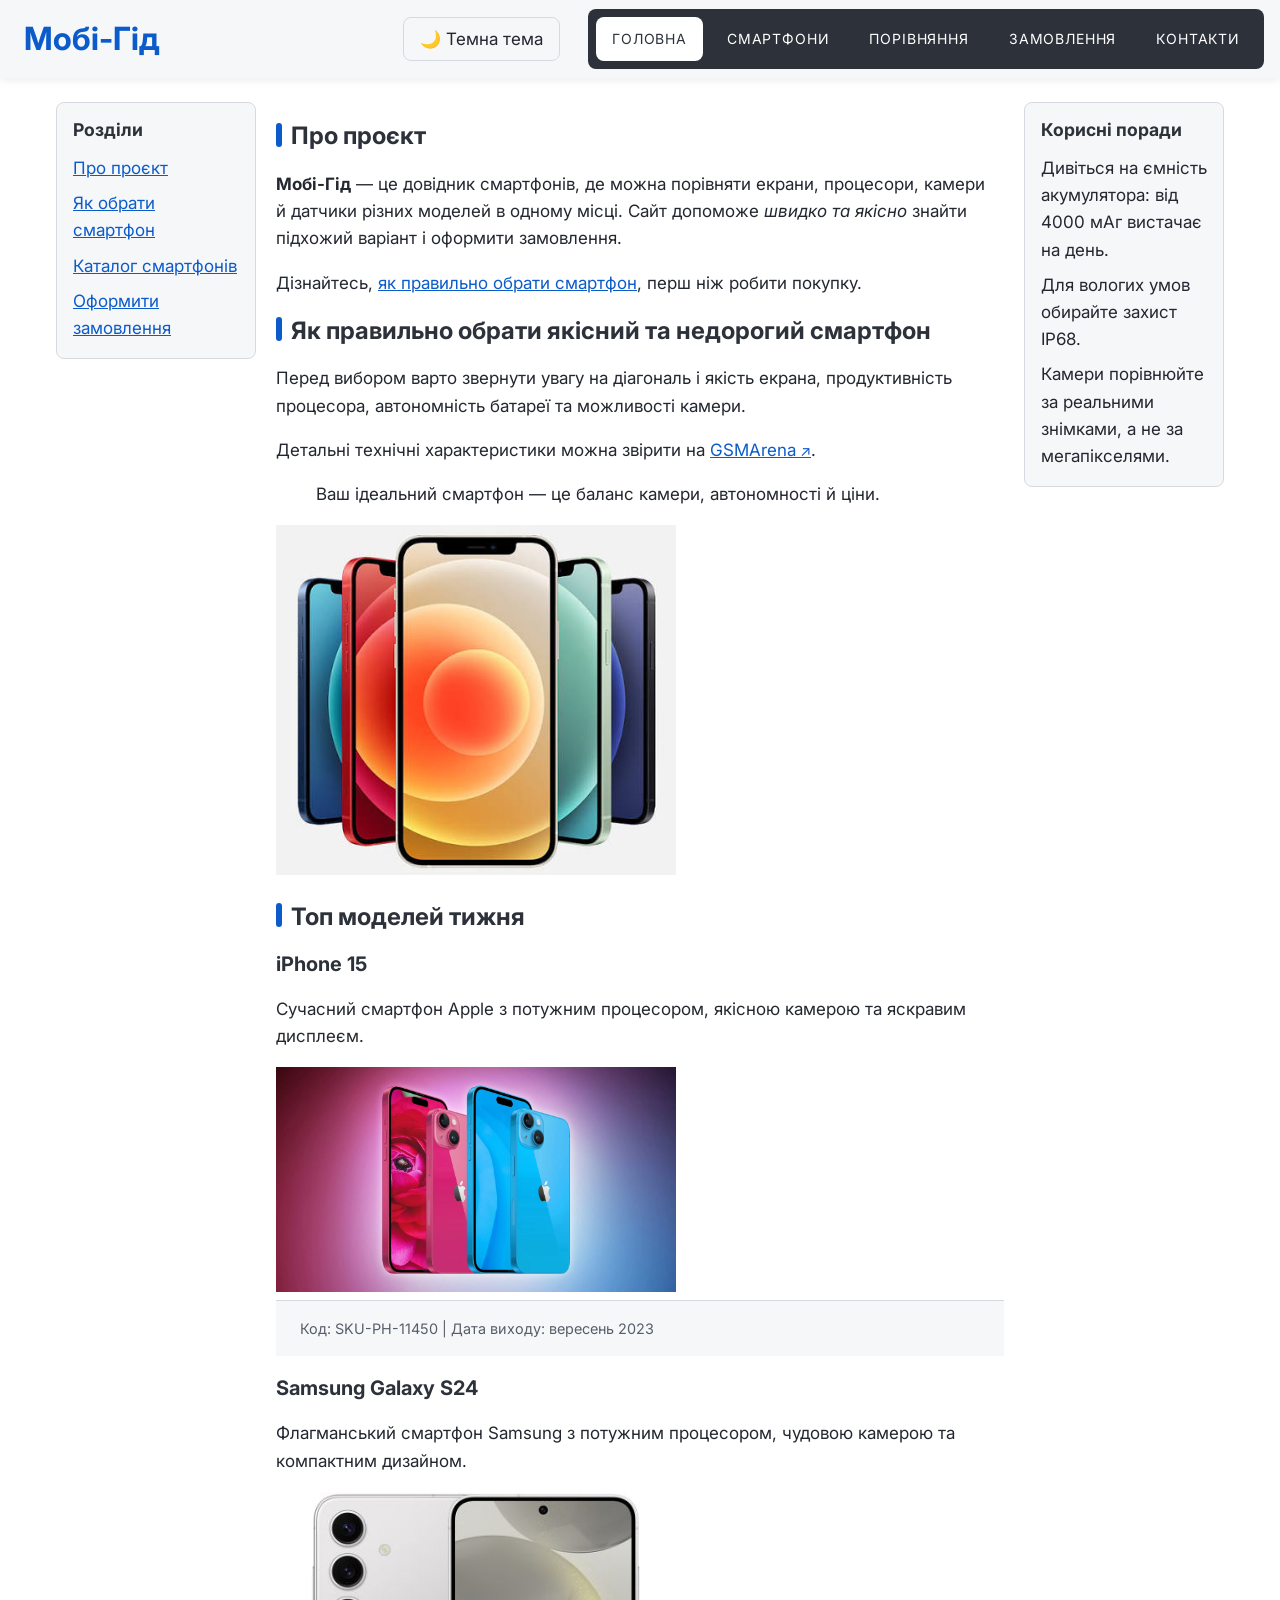
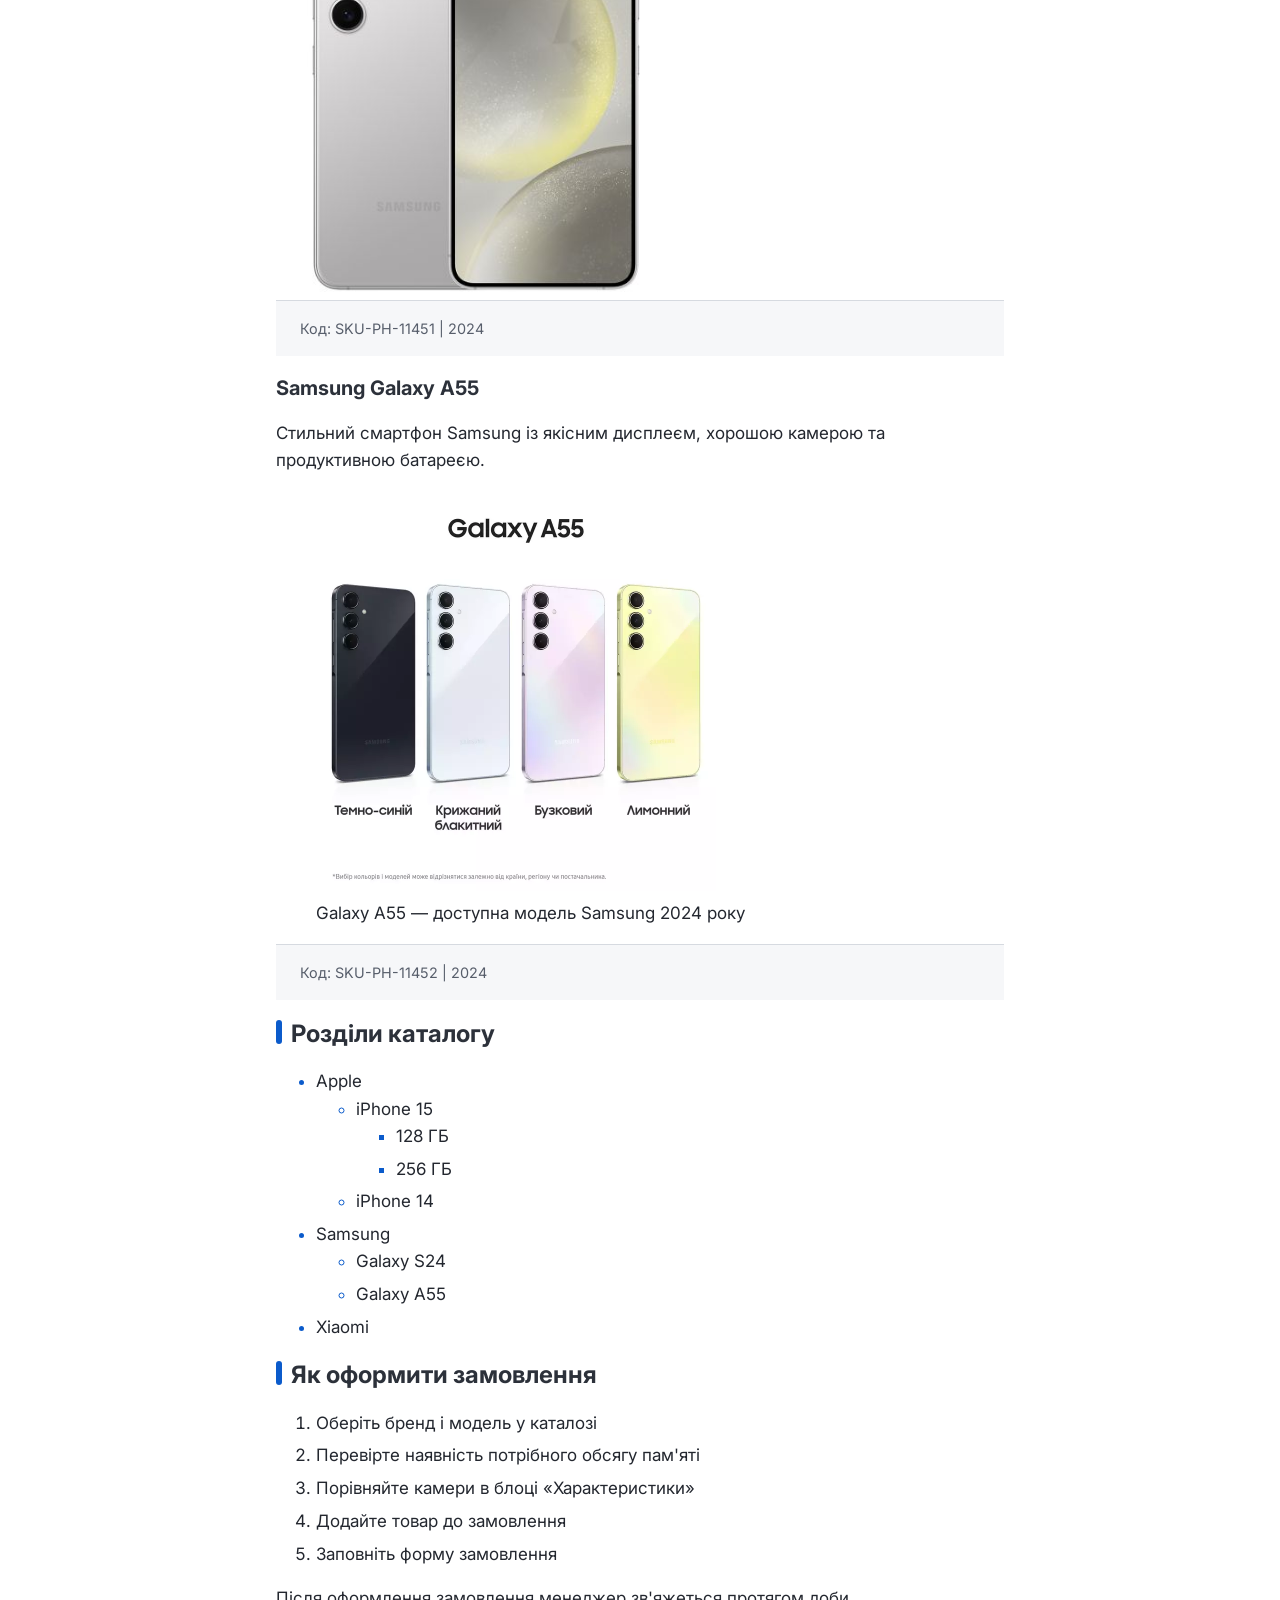
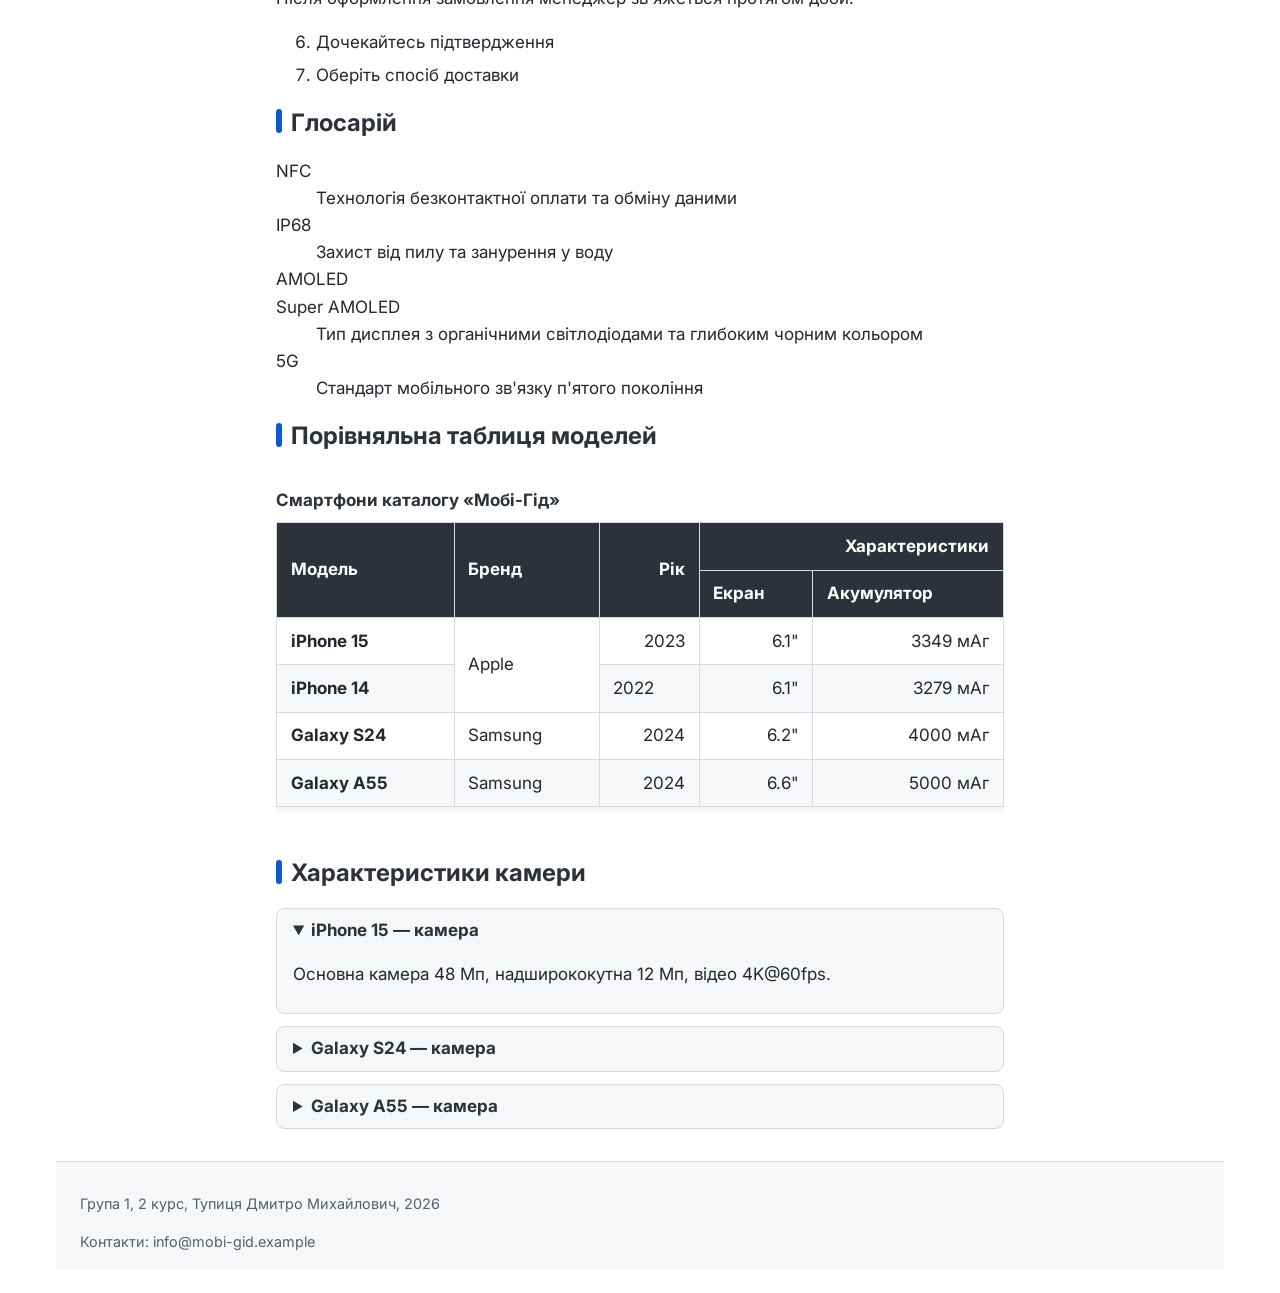
<file: index.html>
<!DOCTYPE html>
<html lang="uk">

<head>
    <meta charset="UTF-8">
    <meta name="viewport" content="width=device-width, initial-scale=1">
    <title>Мобі-Гід — довідник смартфонів</title>
    <link rel="stylesheet" href="css/styles.css">
  <script src="js/app.js" defer></script>
</head>

<body>

    <!-- Шапка сторінки -->
    <header class="site-header" id="promo">
        <h1>Мобі-Гід</h1>
        <button id="theme" class="theme-toggle" type="button" aria-pressed="false">🌙 Темна тема</button>
<button id="burger" class="burger" type="button" aria-expanded="false" aria-controls="menu">☰</button>
<nav id="menu" class="menu" aria-label="Головне меню">
<ul class="nav__list">
                <li><a class="current" href="index.html">Головна</a></li>
                <li><a href="catalog.html">Смартфони</a></li>
                <li><a href="#">Порівняння</a></li>
                <li><a href="form.html">Замовлення</a></li>
                <li><a href="#">Контакти</a></li>
            </ul>
</nav>
    </header>

    <!-- Основний вміст -->
    <div class="layout">
<nav class="layout__nav" aria-label="Розділи сторінки">
  <h2>Розділи</h2>
  <ul>
    <li><a href="#about">Про проєкт</a></li>
    <li><a href="#how-to-choose">Як обрати смартфон</a></li>
    <li><a href="catalog.html">Каталог смартфонів</a></li>
    <li><a href="form.html">Оформити замовлення</a></li>
  </ul>
</nav>
<main class="layout__main">
        <section>
            <h2 id="about">Про проєкт</h2>
            <p><strong>Мобі-Гід</strong> — це довідник смартфонів, де можна порівняти екрани, процесори, камери й датчики
                різних моделей в одному місці. Сайт допоможе <em>швидко та якісно</em> знайти підхожий варіант і
                оформити замовлення.
            </p>
            <p>Дізнайтесь, <a href="#how-to-choose">як правильно обрати смартфон</a>, перш ніж робити покупку.</p>
        </section>

        <section>
            <h2 id="how-to-choose">Як правильно обрати якісний та недорогий смартфон</h2>
            <p>Перед вибором варто звернути увагу на діагональ і якість екрана, продуктивність процесора, автономність
                батареї та можливості камери.</p>
            <p>Детальні технічні характеристики можна звірити на <a href="https://www.gsmarena.com" target="_blank"
                    rel="noopener noreferrer">GSMArena</a>.</p>

            <blockquote>Ваш ідеальний смартфон — це баланс камери, автономності й ціни.</blockquote>

            <img src="images/images.jpeg" alt="Смартфон з екраном на весь фронт" width="400" height="300">
        </section>

        <section>
            <h2>Топ моделей тижня</h2>
            <article>
                <h3>iPhone 15</h3>
                <p>Сучасний смартфон Apple з потужним процесором, якісною камерою та яскравим дисплеєм.</p>
                <img src="images/iPhone-15.jpg" alt="Смартфон iPhone 15 синього кольору" width="400" height="300">
                <footer>Код: SKU-PH-11450 | Дата виходу: <time datetime="2023-09-22">вересень 2023</time></footer>
            </article>
            <article>
                <h3>Samsung Galaxy S24</h3>
                <p>Флагманський смартфон Samsung з потужним процесором, чудовою камерою та компактним дизайном.</p>
                <img src="images/galaxy-s24.jpg" alt="Смартфон Samsung Galaxy S24 чорного кольору" width="400"
                    height="300" loading="lazy">
                <footer>Код: SKU-PH-11451 | <time datetime="2024">2024</time></footer>
            </article>
            <article>
                <h3>Samsung Galaxy A55</h3>
                <p>Стильний смартфон Samsung із якісним дисплеєм, хорошою камерою та продуктивною батареєю.</p>
                <figure>
                    <img src="images/galaxy-a55.jpg" alt="Смартфон Samsung Galaxy A55" width="400" height="300"
                        loading="lazy">
                    <figcaption>Galaxy A55 — доступна модель Samsung 2024 року</figcaption>
                </figure>
                <footer>Код: SKU-PH-11452 | <time datetime="2024">2024</time></footer>
            </article>
        </section>

        <section>
            <h2>Розділи каталогу</h2>
            <ul>
                <li>Apple
                    <ul>
                        <li>iPhone 15
                            <ul>
                                <li>128 ГБ</li>
                                <li>256 ГБ</li>
                            </ul>
                        </li>
                        <li>iPhone 14</li>
                    </ul>
                </li>
                <li>Samsung
                    <ul>
                        <li>Galaxy S24</li>
                        <li>Galaxy A55</li>
                    </ul>
                </li>
                <li>Xiaomi</li>
            </ul>
        </section>

        <section>
            <h2>Як оформити замовлення</h2>
            <ol>
                <li>Оберіть бренд і модель у каталозі</li>
                <li>Перевірте наявність потрібного обсягу пам'яті</li>
                <li>Порівняйте камери в блоці «Характеристики»</li>
                <li>Додайте товар до замовлення</li>
                <li>Заповніть форму замовлення</li>
            </ol>
            <p>Після оформлення замовлення менеджер зв'яжеться протягом доби.</p>
            <ol start="6">
                <li>Дочекайтесь підтвердження</li>
                <li>Оберіть спосіб доставки</li>
            </ol>
        </section>

        <section>
            <h2>Глосарій</h2>
            <dl>
                <dt>NFC</dt>
                <dd>Технологія безконтактної оплати та обміну даними</dd>
                <dt>IP68</dt>
                <dd>Захист від пилу та занурення у воду</dd>
                <dt>AMOLED</dt>
                <dt>Super AMOLED</dt>
                <dd>Тип дисплея з органічними світлодіодами та глибоким чорним кольором</dd>
                <dt>5G</dt>
                <dd>Стандарт мобільного зв'язку п'ятого покоління</dd>
            </dl>
        </section>

        <section>
            <h2>Порівняльна таблиця моделей</h2>
            <div class="table-wrap">
<table>
                <caption>Смартфони каталогу «Мобі-Гід»</caption>
                <thead>
                    <tr>
                        <th rowspan="2" scope="col">Модель</th>
                        <th rowspan="2" scope="col">Бренд</th>
                        <th rowspan="2" scope="col">Рік</th>
                        <th colspan="2" scope="colgroup">Характеристики</th>
                    </tr>
                    <tr>
                        <th scope="col">Екран</th>
                        <th scope="col">Акумулятор</th>
                    </tr>
                </thead>
                <tbody>
                    <tr>
                        <th scope="row">iPhone 15</th>
                        <td rowspan="2">Apple</td>
                        <td>2023</td>
                        <td>6.1"</td>
                        <td>3349 мАг</td>
                    </tr>
                    <tr>
                        <th scope="row">iPhone 14</th>
                        <td>2022</td>
                        <td>6.1"</td>
                        <td>3279 мАг</td>
                    </tr>
                    <tr>
                        <th scope="row">Galaxy S24</th>
                        <td>Samsung</td>
                        <td>2024</td>
                        <td>6.2"</td>
                        <td>4000 мАг</td>
                    </tr>
                    <tr>
                        <th scope="row">Galaxy A55</th>
                        <td>Samsung</td>
                        <td>2024</td>
                        <td>6.6"</td>
                        <td>5000 мАг</td>
                    </tr>
                </tbody>
            </table>
</div>
        </section>

        <section>
            <h2>Характеристики камери</h2>
            <details open>
                <summary>iPhone 15 — камера</summary>
                <p>Основна камера 48 Мп, надширококутна 12 Мп, відео 4K@60fps.</p>
            </details>
            <details>
                <summary>Galaxy S24 — камера</summary>
                <p>Основна камера 50 Мп, телефото 10 Мп, надширококутна 12 Мп.</p>
            </details>
            <details>
                <summary>Galaxy A55 — камера</summary>
                <p>Основна камера 50 Мп, макро 5 Мп, відео Full HD@30fps.</p>
            </details>
        </section>
    </main>
<aside class="layout__aside">
  <h2>Корисні поради</h2>
  <ul>
    <li>Дивіться на ємність акумулятора: від 4000 мАг вистачає на день.</li>
    <li>Для вологих умов обирайте захист IP68.</li>
    <li>Камери порівнюйте за реальними знімками, а не за мегапікселями.</li>
  </ul>
</aside>
<footer class="layout__footer">
        <p>Група 1, 2 курс, Тупиця Дмитро Михайлович, 2026</p>
      <p>Контакти: info@mobi-gid.example</p>
</footer>
</div>

<div id="toast" class="toast" hidden></div>
</body>

</html>
</file>
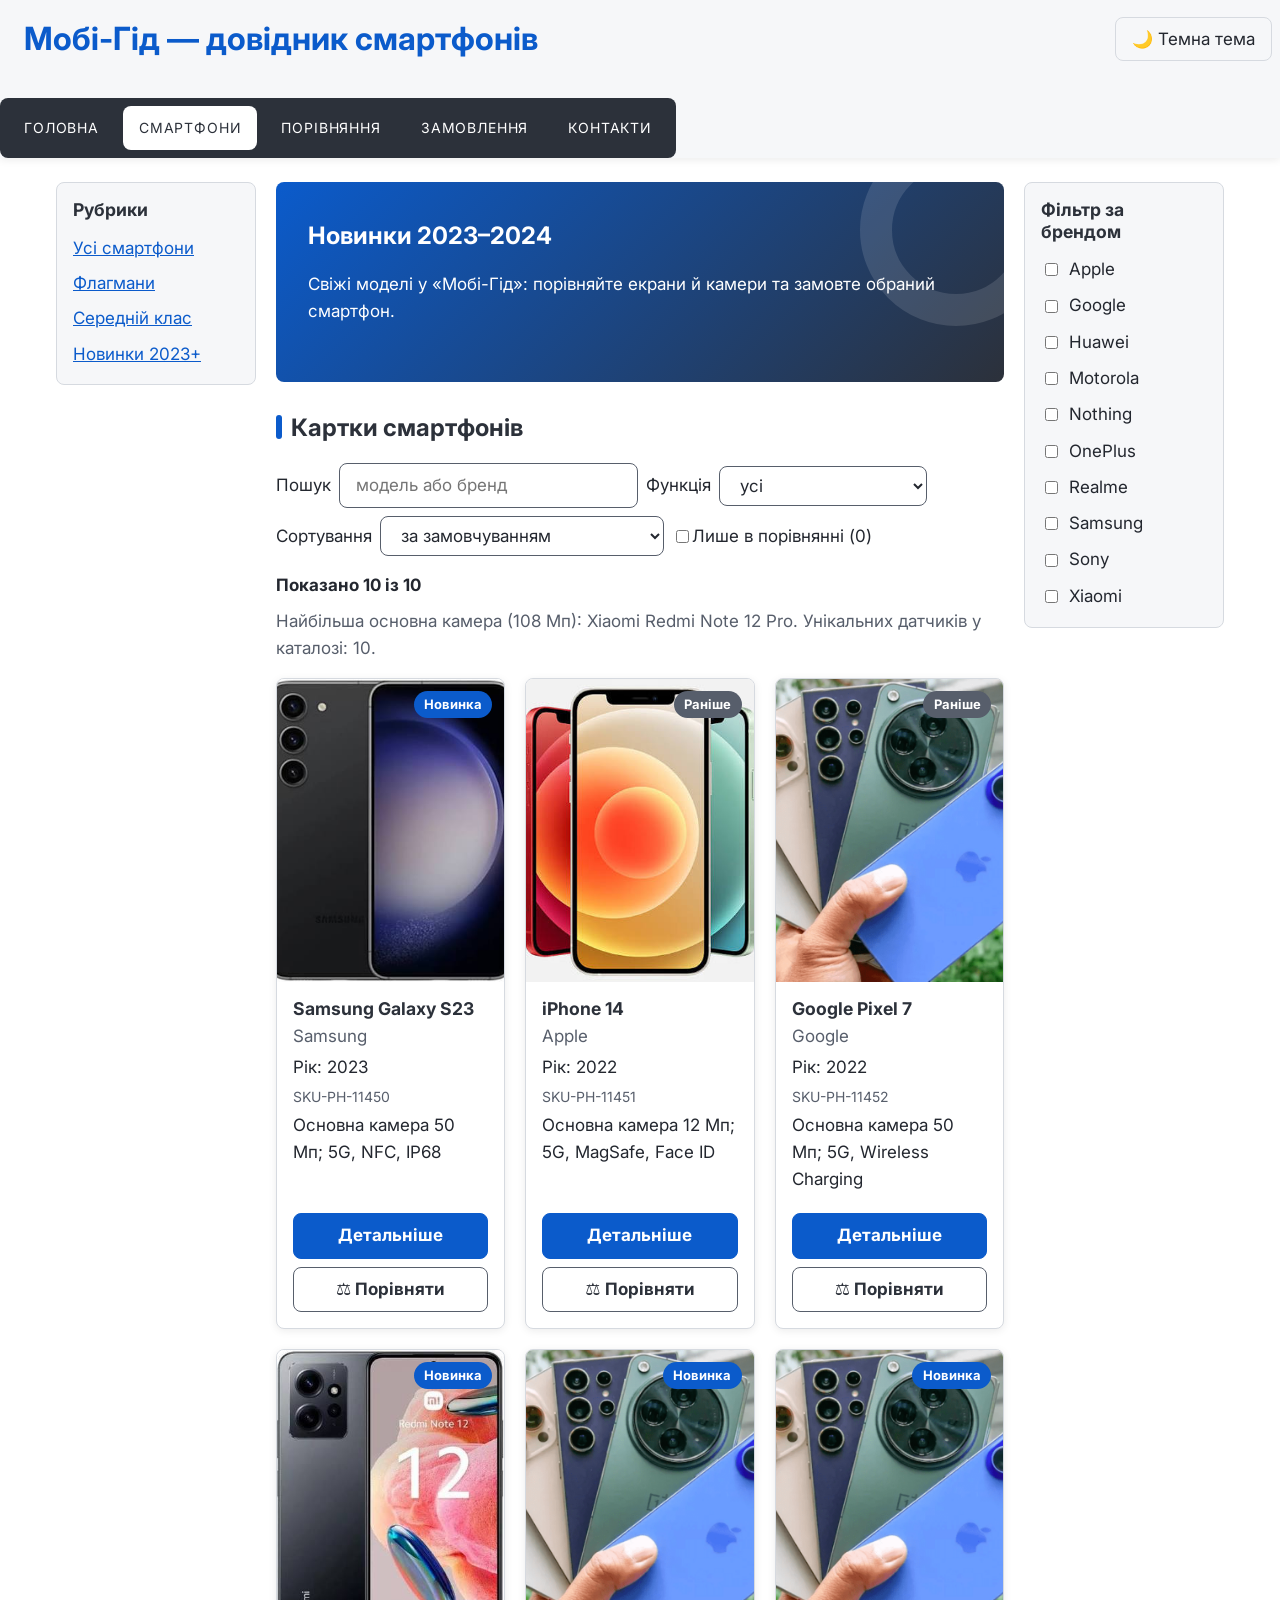
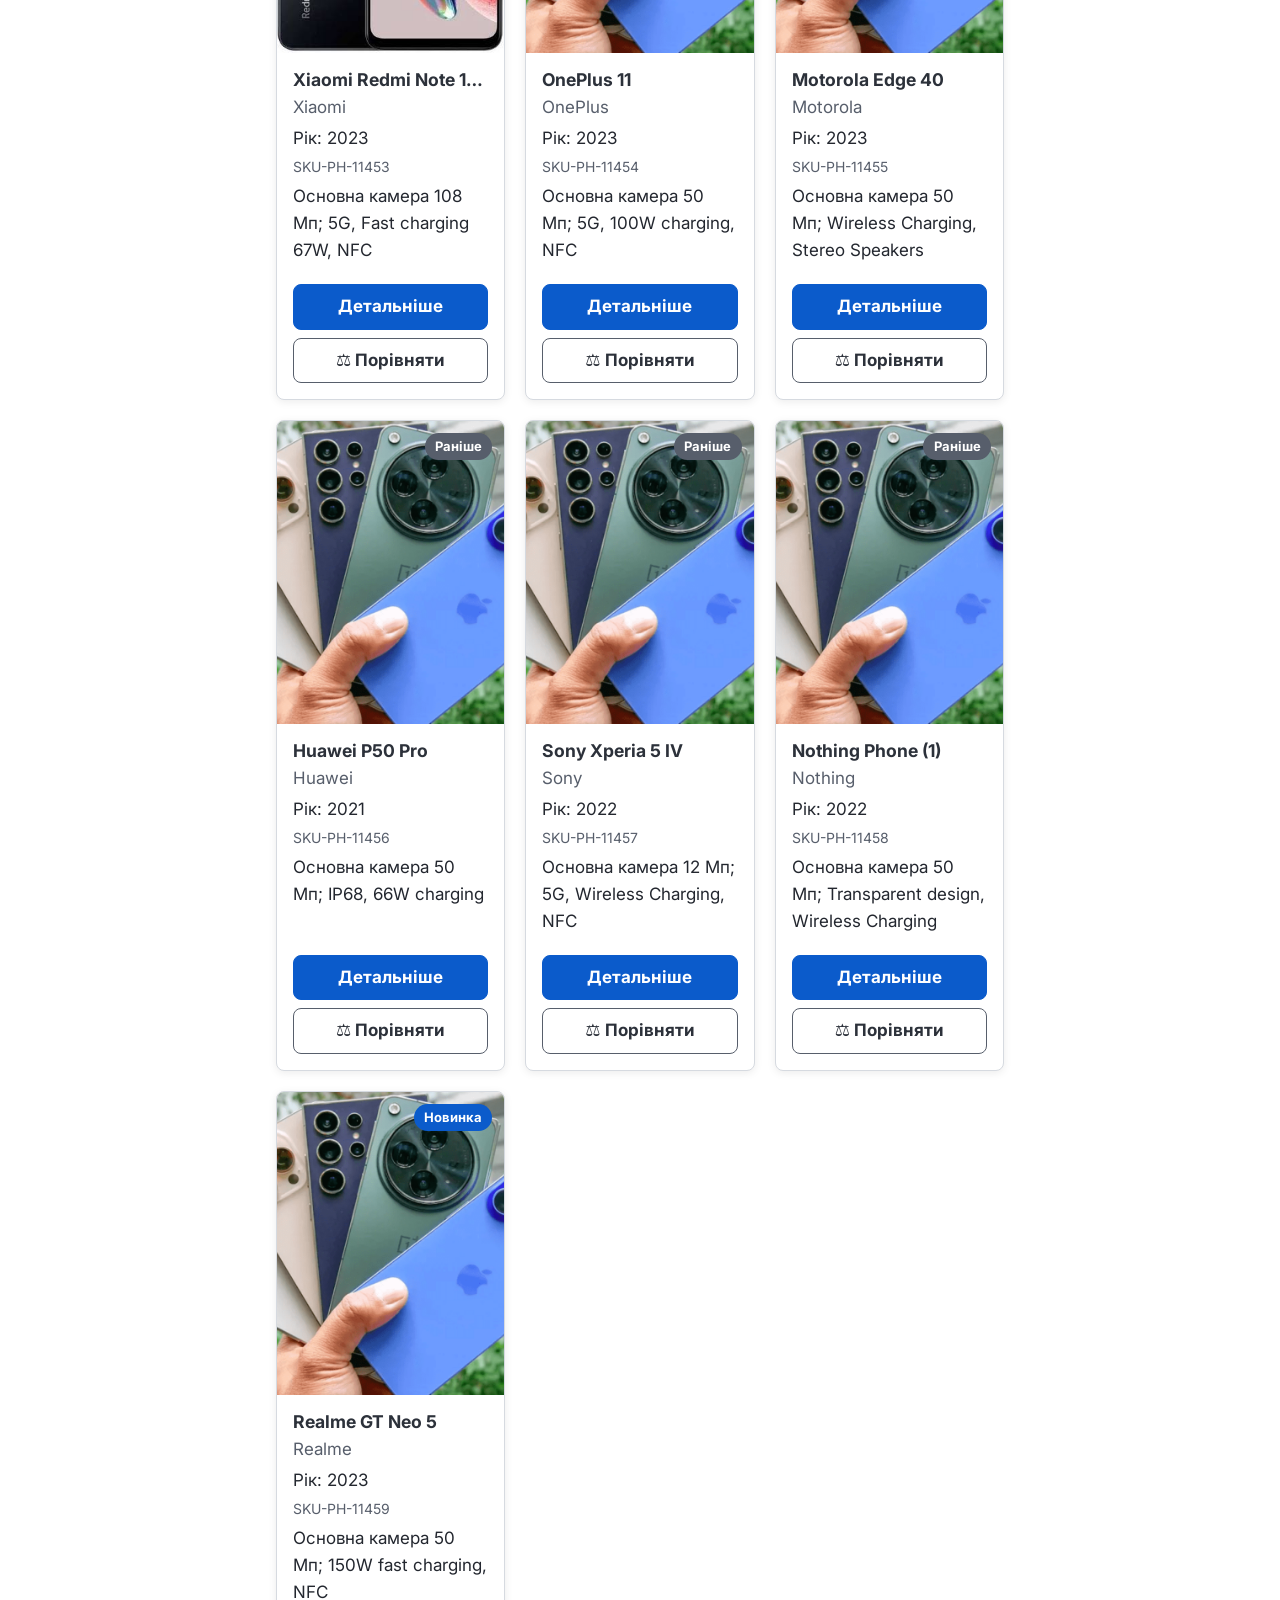
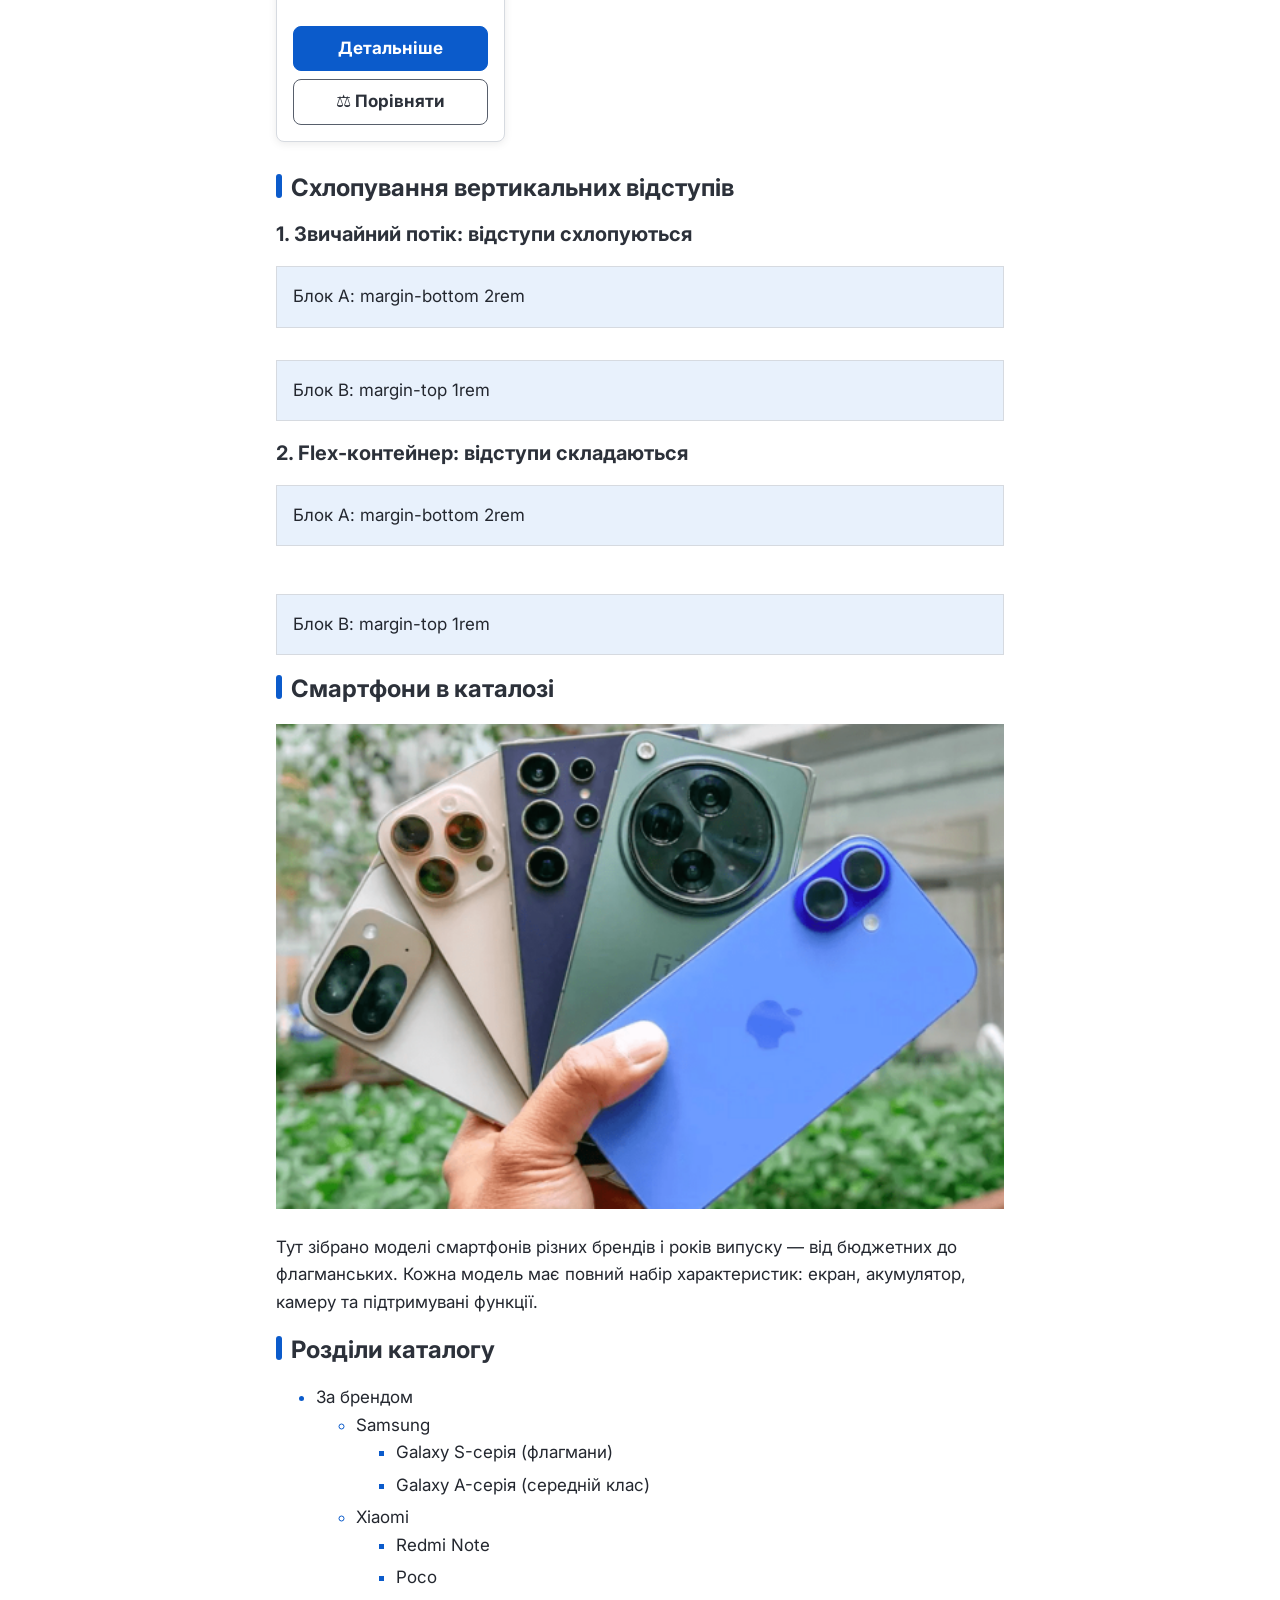
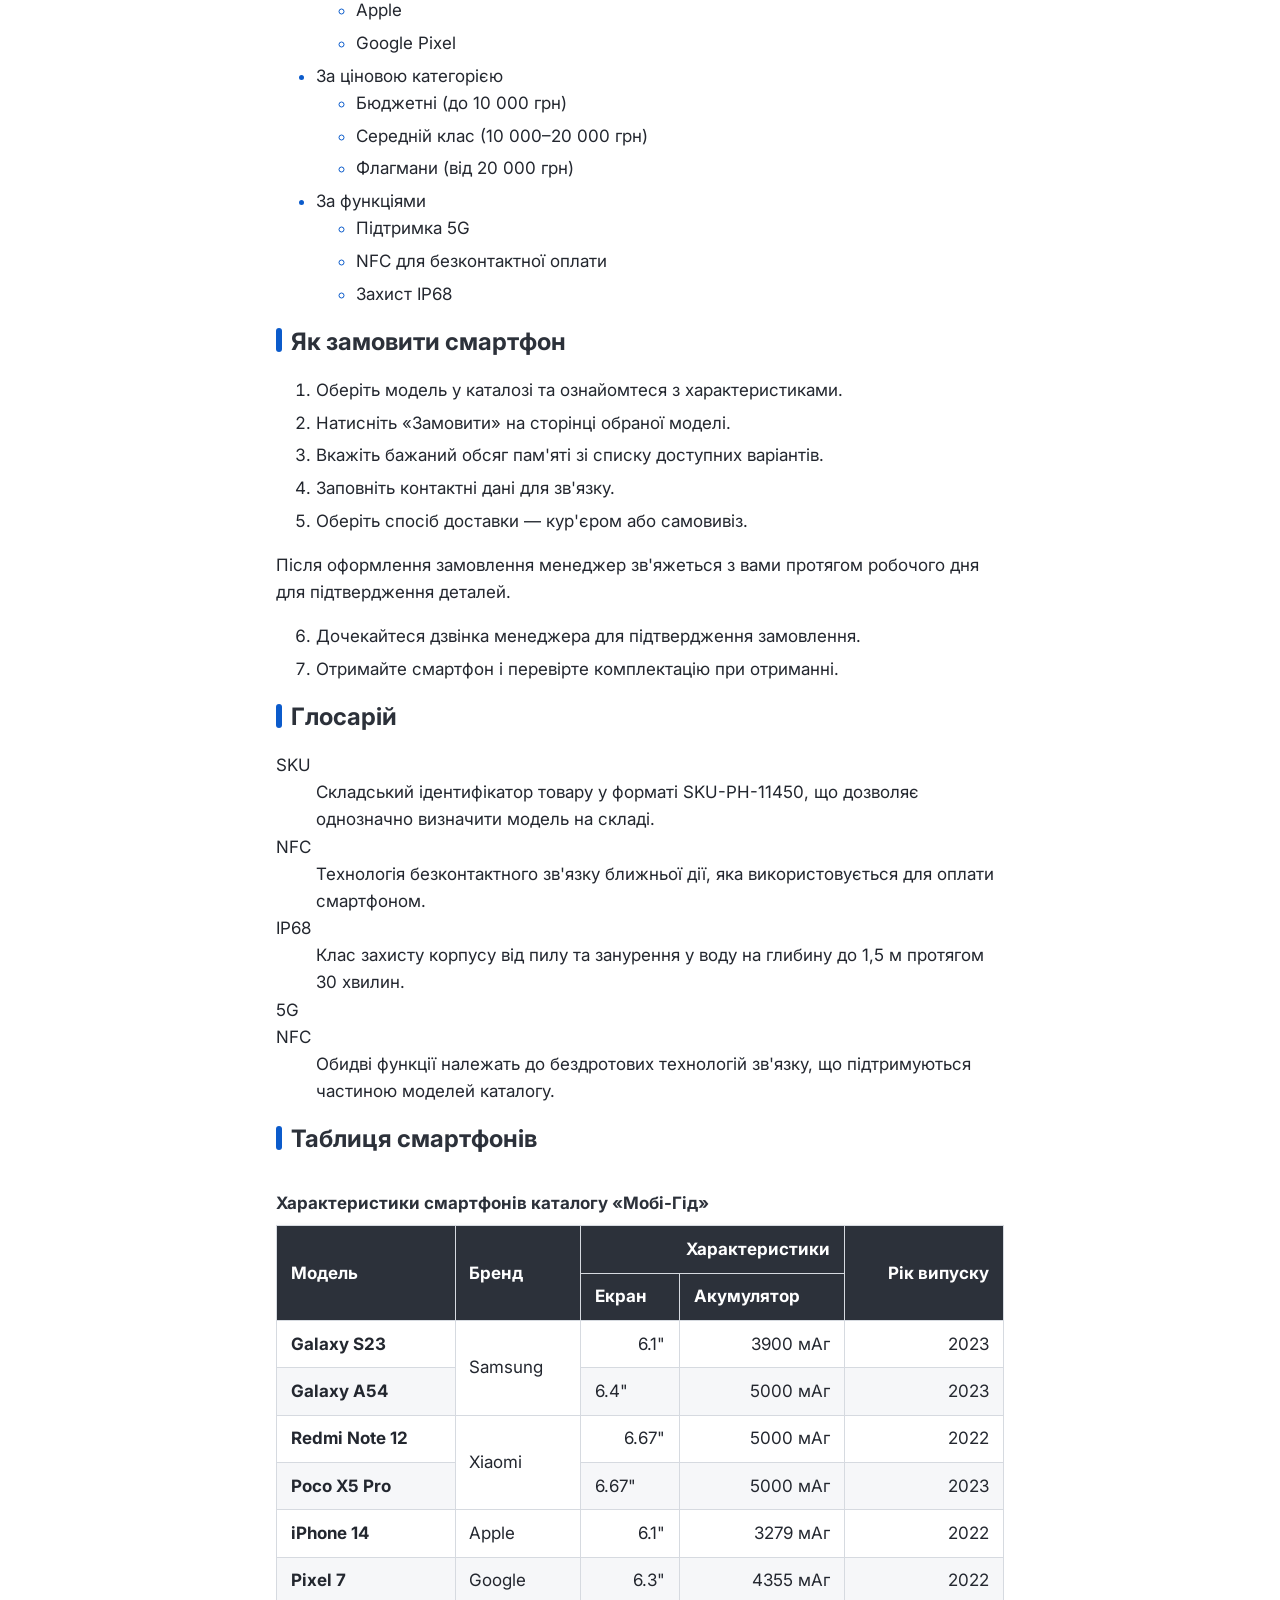
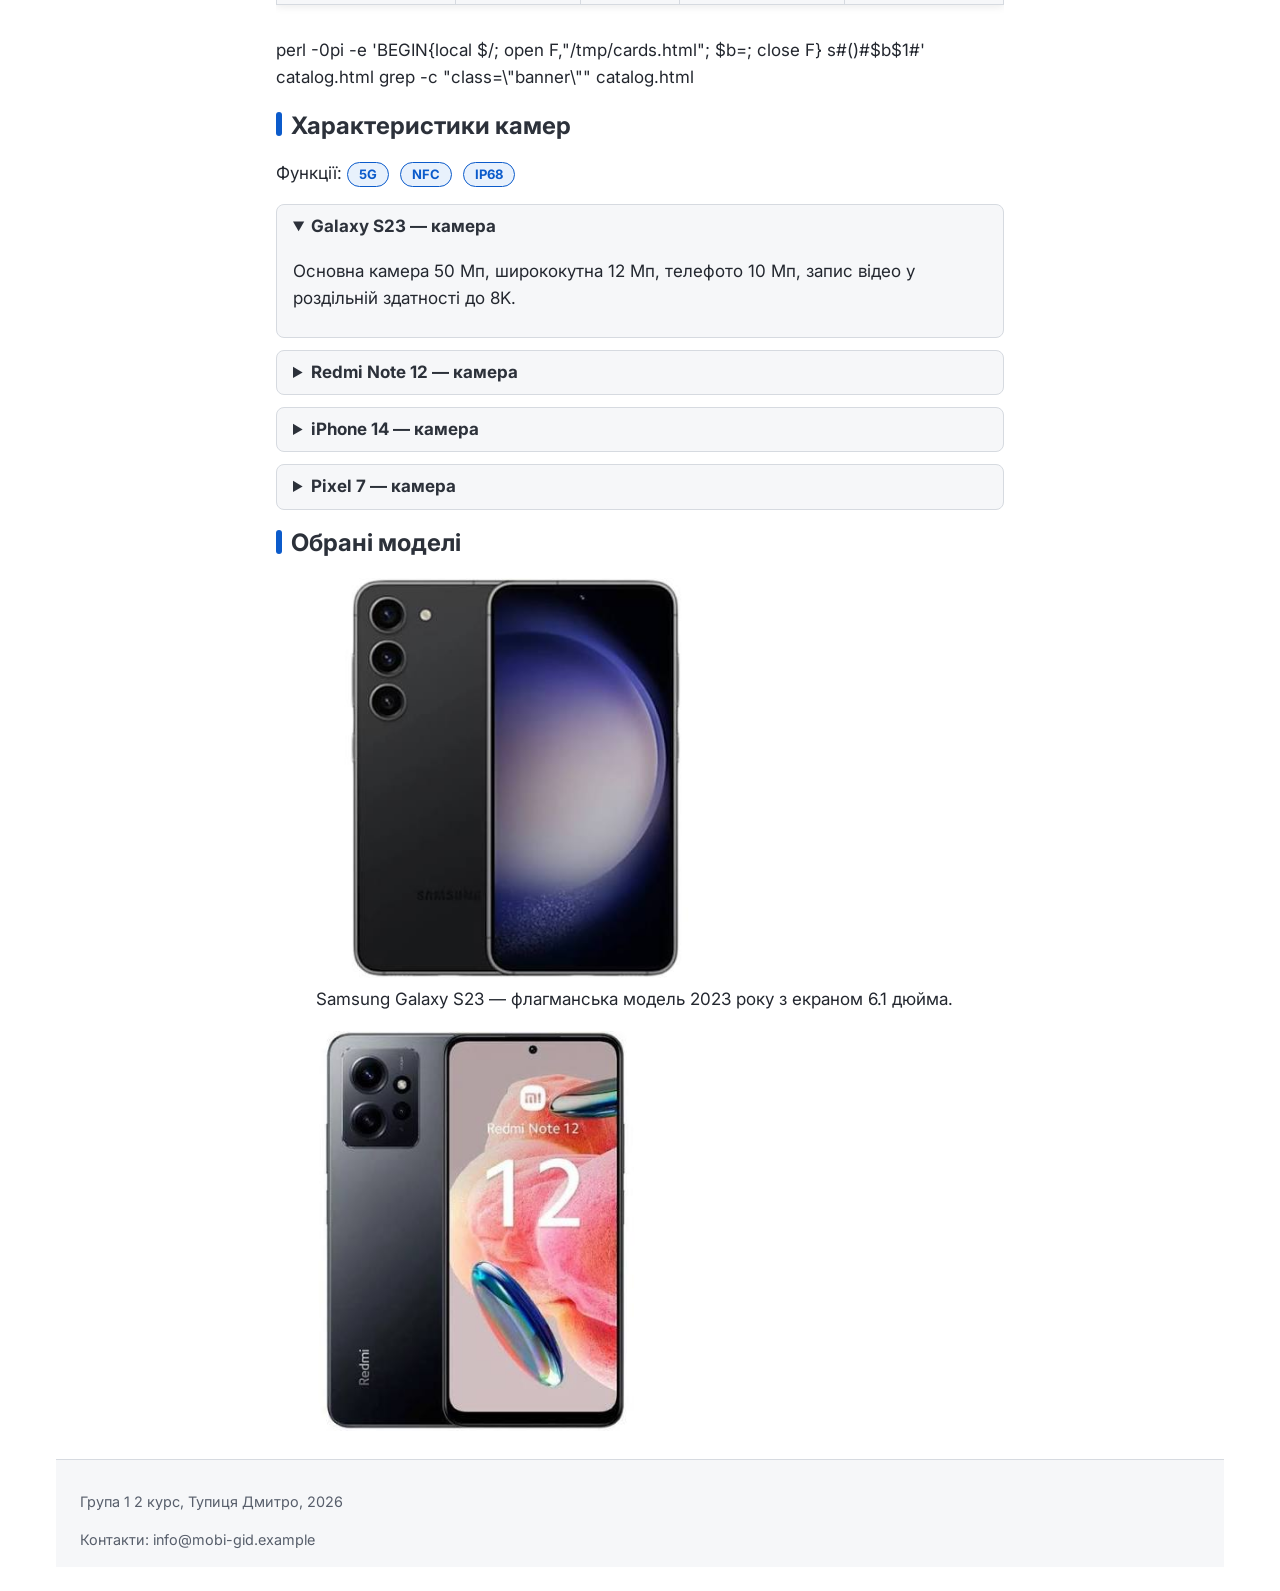
<file: catalog.html>
<!DOCTYPE html>
<html lang="uk">
<head>
  <meta charset="UTF-8">
  <meta name="viewport" content="width=device-width, initial-scale=1">
  <title>Каталог смартфонів — Мобі-Гід</title>
  <link rel="stylesheet" href="css/styles.css">
  <script src="js/app.js" defer></script>
</head>
<body>

  <header class="site-header" id="promo">
    <h1>Мобі-Гід — довідник смартфонів</h1>
    <button id="theme" class="theme-toggle" type="button" aria-pressed="false">🌙 Темна тема</button>
<button id="burger" class="burger" type="button" aria-expanded="false" aria-controls="menu">☰</button>
<nav id="menu" class="menu" aria-label="Головне меню">
<ul class="nav__list">
        <li><a href="index.html">Головна</a></li>
        <li><a class="current" href="catalog.html">Смартфони</a></li>
        <li><a href="#">Порівняння</a></li>
        <li><a href="form.html">Замовлення</a></li>
        <li><a href="#">Контакти</a></li>
      </ul>
</nav>
  </header>

  <div class="layout">
<nav class="layout__nav" aria-label="Рубрики каталогу">
  <h2>Рубрики</h2>
  <ul>
    <li><a href="#">Усі смартфони</a></li>
    <li><a href="#">Флагмани</a></li>
    <li><a href="#">Середній клас</a></li>
    <li><a href="#">Новинки 2023+</a></li>
  </ul>
</nav>
<main class="layout__main">
<section>
  <div class="banner">
    <h2>Новинки 2023–2024</h2>
    <p>Свіжі моделі у «Мобі-Гід»: порівняйте екрани й камери та замовте обраний смартфон.</p>
  </div>

  <h2>Картки смартфонів</h2>
  <div class="controls">
    <label for="q">Пошук</label>
    <input type="search" id="q" placeholder="модель або бренд">
    <label for="filter">Функція</label>
    <select id="filter">
      <option value="all">усі</option>
    </select>
    <label for="sort">Сортування</label>
    <select id="sort">
      <option value="default">за замовчуванням</option>
      <option value="year-desc">рік: новіші спершу</option>
      <option value="year-asc">рік: старіші спершу</option>
      <option value="camera-desc">основна камера: більше Мп</option>
      <option value="model">за назвою (А→Я)</option>
    </select>
    <label for="only-fav"><input type="checkbox" id="only-fav"> Лише в порівнянні (<span id="fav-count">0</span>)</label>
  </div>
  <p id="count" class="count"></p>
  <p id="summary" class="summary"></p>
  <p id="empty" class="empty" hidden>Нічого не знайдено. Спробуйте інший запит.</p>
  <p id="load-error" class="load-error" role="alert" hidden></p>
  <div class="loader" hidden>
    <div class="spinner" aria-hidden="true"></div>
    <p>Завантажуємо каталог…</p>
  </div>
  <div class="cards" id="cards"></div>
</section>

<section>
  <h2>Схлопування вертикальних відступів</h2>
  <h3>1. Звичайний потік: відступи схлопуються</h3>
  <div class="stack">
    <div class="box box-a">Блок A: margin-bottom 2rem</div>
    <div class="box box-b">Блок B: margin-top 1rem</div>
  </div>
  <h3>2. Flex-контейнер: відступи складаються</h3>
  <div class="stack stack-flex">
    <div class="box box-a">Блок A: margin-bottom 2rem</div>
    <div class="box box-b">Блок B: margin-top 1rem</div>
  </div>
</section>



    <!-- Перше зображення — у видимій зоні, без lazy loading -->
    <section>
      <h2>Смартфони в каталозі</h2>
      <img src="images/smartphones-hero.jpg" alt="Кілька сучасних смартфонів різних брендів, розкладених на столі" width="800" height="450">
      <p>Тут зібрано моделі смартфонів різних брендів і років випуску — від бюджетних до флагманських. Кожна модель має повний набір характеристик: екран, акумулятор, камеру та підтримувані функції.</p>
    </section>

    <!-- Розділи каталогу: вкладені списки -->
    <section>
      <h2>Розділи каталогу</h2>
      <ul>
        <li>За брендом
          <ul>
            <li>Samsung
              <ul>
                <li>Galaxy S-серія (флагмани)</li>
                <li>Galaxy A-серія (середній клас)</li>
              </ul>
            </li>
            <li>Xiaomi
              <ul>
                <li>Redmi Note</li>
                <li>Poco</li>
              </ul>
            </li>
            <li>Apple</li>
            <li>Google Pixel</li>
          </ul>
        </li>
        <li>За ціновою категорією
          <ul>
            <li>Бюджетні (до 10 000 грн)</li>
            <li>Середній клас (10 000–20 000 грн)</li>
            <li>Флагмани (від 20 000 грн)</li>
          </ul>
        </li>
        <li>За функціями
          <ul>
            <li>Підтримка 5G</li>
            <li>NFC для безконтактної оплати</li>
            <li>Захист IP68</li>
          </ul>
        </li>
      </ul>
    </section>

    <!-- Нумеровані списки: як замовити -->
    <section>
      <h2>Як замовити смартфон</h2>
      <ol>
        <li>Оберіть модель у каталозі та ознайомтеся з характеристиками.</li>
        <li>Натисніть «Замовити» на сторінці обраної моделі.</li>
        <li>Вкажіть бажаний обсяг пам'яті зі списку доступних варіантів.</li>
        <li>Заповніть контактні дані для зв'язку.</li>
        <li>Оберіть спосіб доставки — кур'єром або самовивіз.</li>
      </ol>
      <p>Після оформлення замовлення менеджер зв'яжеться з вами протягом робочого дня для підтвердження деталей.</p>
      <ol start="6">
        <li>Дочекайтеся дзвінка менеджера для підтвердження замовлення.</li>
        <li>Отримайте смартфон і перевірте комплектацію при отриманні.</li>
      </ol>
    </section>

    <!-- Глосарій -->
    <section>
      <h2>Глосарій</h2>
      <dl>
        <dt>SKU</dt>
        <dd>Складський ідентифікатор товару у форматі SKU-PH-11450, що дозволяє однозначно визначити модель на складі.</dd>

        <dt>NFC</dt>
        <dd>Технологія безконтактного зв'язку ближньої дії, яка використовується для оплати смартфоном.</dd>

        <dt>IP68</dt>
        <dd>Клас захисту корпусу від пилу та занурення у воду на глибину до 1,5 м протягом 30 хвилин.</dd>

        <dt>5G</dt>
        <dt>NFC</dt>
        <dd>Обидві функції належать до бездротових технологій зв'язку, що підтримуються частиною моделей каталогу.</dd>
      </dl>
    </section>

    <!-- Таблиця даних -->
    <section>
      <h2>Таблиця смартфонів</h2>
      <div class="table-wrap">
<table>
        <caption>Характеристики смартфонів каталогу «Мобі-Гід»</caption>
        <thead>
          <tr>
            <th rowspan="2" scope="col">Модель</th>
            <th rowspan="2" scope="col">Бренд</th>
            <th colspan="2" scope="colgroup">Характеристики</th>
            <th rowspan="2" scope="col">Рік випуску</th>
          </tr>
          <tr>
            <th scope="col">Екран</th>
            <th scope="col">Акумулятор</th>
          </tr>
        </thead>
        <tbody>
          <tr>
            <th scope="row">Galaxy S23</th>
            <td rowspan="2">Samsung</td>
            <td>6.1"</td>
            <td>3900 мАг</td>
            <td>2023</td>
          </tr>
          <tr>
            <th scope="row">Galaxy A54</th>
            <td>6.4"</td>
            <td>5000 мАг</td>
            <td>2023</td>
          </tr>
          <tr>
            <th scope="row">Redmi Note 12</th>
            <td rowspan="2">Xiaomi</td>
            <td>6.67"</td>
            <td>5000 мАг</td>
            <td>2022</td>
          </tr>
          <tr>
            <th scope="row">Poco X5 Pro</th>
            <td>6.67"</td>
            <td>5000 мАг</td>
            <td>2023</td>
          </tr>
          <tr>
            <th scope="row">iPhone 14</th>
            <td>Apple</td>
            <td>6.1"</td>
            <td>3279 мАг</td>
            <td>2022</td>
          </tr>
          <tr>
            <th scope="row">Pixel 7</th>
            <td>Google</td>
            <td>6.3"</td>
            <td>4355 мАг</td>
            <td>2022</td>
          </tr>
        </tbody>
      </table>
</div>
    </section>
perl -0pi -e 'BEGIN{local $/; open F,"/tmp/cards.html"; $b=<F>; close F} s#(<!-- Details / Summary -->)#$b$1#' catalog.html
grep -c "class=\"banner\"" catalog.html

    <!-- Details / Summary -->
    <section>
      <h2>Характеристики камер</h2>
<p>Функції: <span class="pill">5G</span> <span class="pill">NFC</span> <span class="pill">IP68</span></p>
      <details open>
        <summary>Galaxy S23 — камера</summary>
        <p>Основна камера 50 Мп, ширококутна 12 Мп, телефото 10 Мп, запис відео у роздільній здатності до 8K.</p>
      </details>

      <details>
        <summary>Redmi Note 12 — камера</summary>
        <p>Основна камера 48 Мп, ширококутна 8 Мп, макрооб'єктив 2 Мп, запис відео у роздільній здатності Full HD.</p>
      </details>

      <details>
        <summary>iPhone 14 — камера</summary>
        <p>Основна камера 12 Мп, ширококутна 12 Мп, запис відео у роздільній здатності до 4K із стабілізацією Cinematic mode.</p>
      </details>

      <details>
        <summary>Pixel 7 — камера</summary>
        <p>Основна камера 50 Мп, ширококутна 12 Мп, запис відео у роздільній здатності до 4K з обчислювальною фотографією Google.</p>
      </details>

    </section>

    <!-- Друге і третє зображення, одне з figure/figcaption -->
    <section>
      <h2>Обрані моделі</h2>

      <figure>
        <img src="images/samsung-galaxy-s23.jpg" alt="Смартфон Samsung Galaxy S23 чорного кольору, вигляд спереду" width="400" height="500" loading="lazy">
        <figcaption>Samsung Galaxy S23 — флагманська модель 2023 року з екраном 6.1 дюйма.</figcaption>
      </figure>

      <img src="images/xiaomi-redmi-note-12.jpg" alt="Смартфон Xiaomi Redmi Note 12 синього кольору, вигляд ззаду" width="400" height="500" loading="lazy">

    </section>

  </main>
<aside class="layout__aside">
  <h2>Фільтр за брендом</h2>
  <ul id="brand-list"></ul>
</aside>

  <footer class="layout__footer">
    <p>Група 1 2 курс, Тупиця Дмитро, 2026</p>
    <p>Контакти: info@mobi-gid.example</p>
</footer>
</div>

<dialog id="details">
  <h2 id="d-title"></h2>
  <div id="d-main"></div>
  <div id="d-object"></div>
  <div id="d-table"></div>
  <div id="d-list"></div>
  <div id="d-features"></div>
  <button id="d-close" type="button">Закрити</button>
</dialog>

<div id="toast" class="toast" hidden></div>
</body>
</html>
</file>
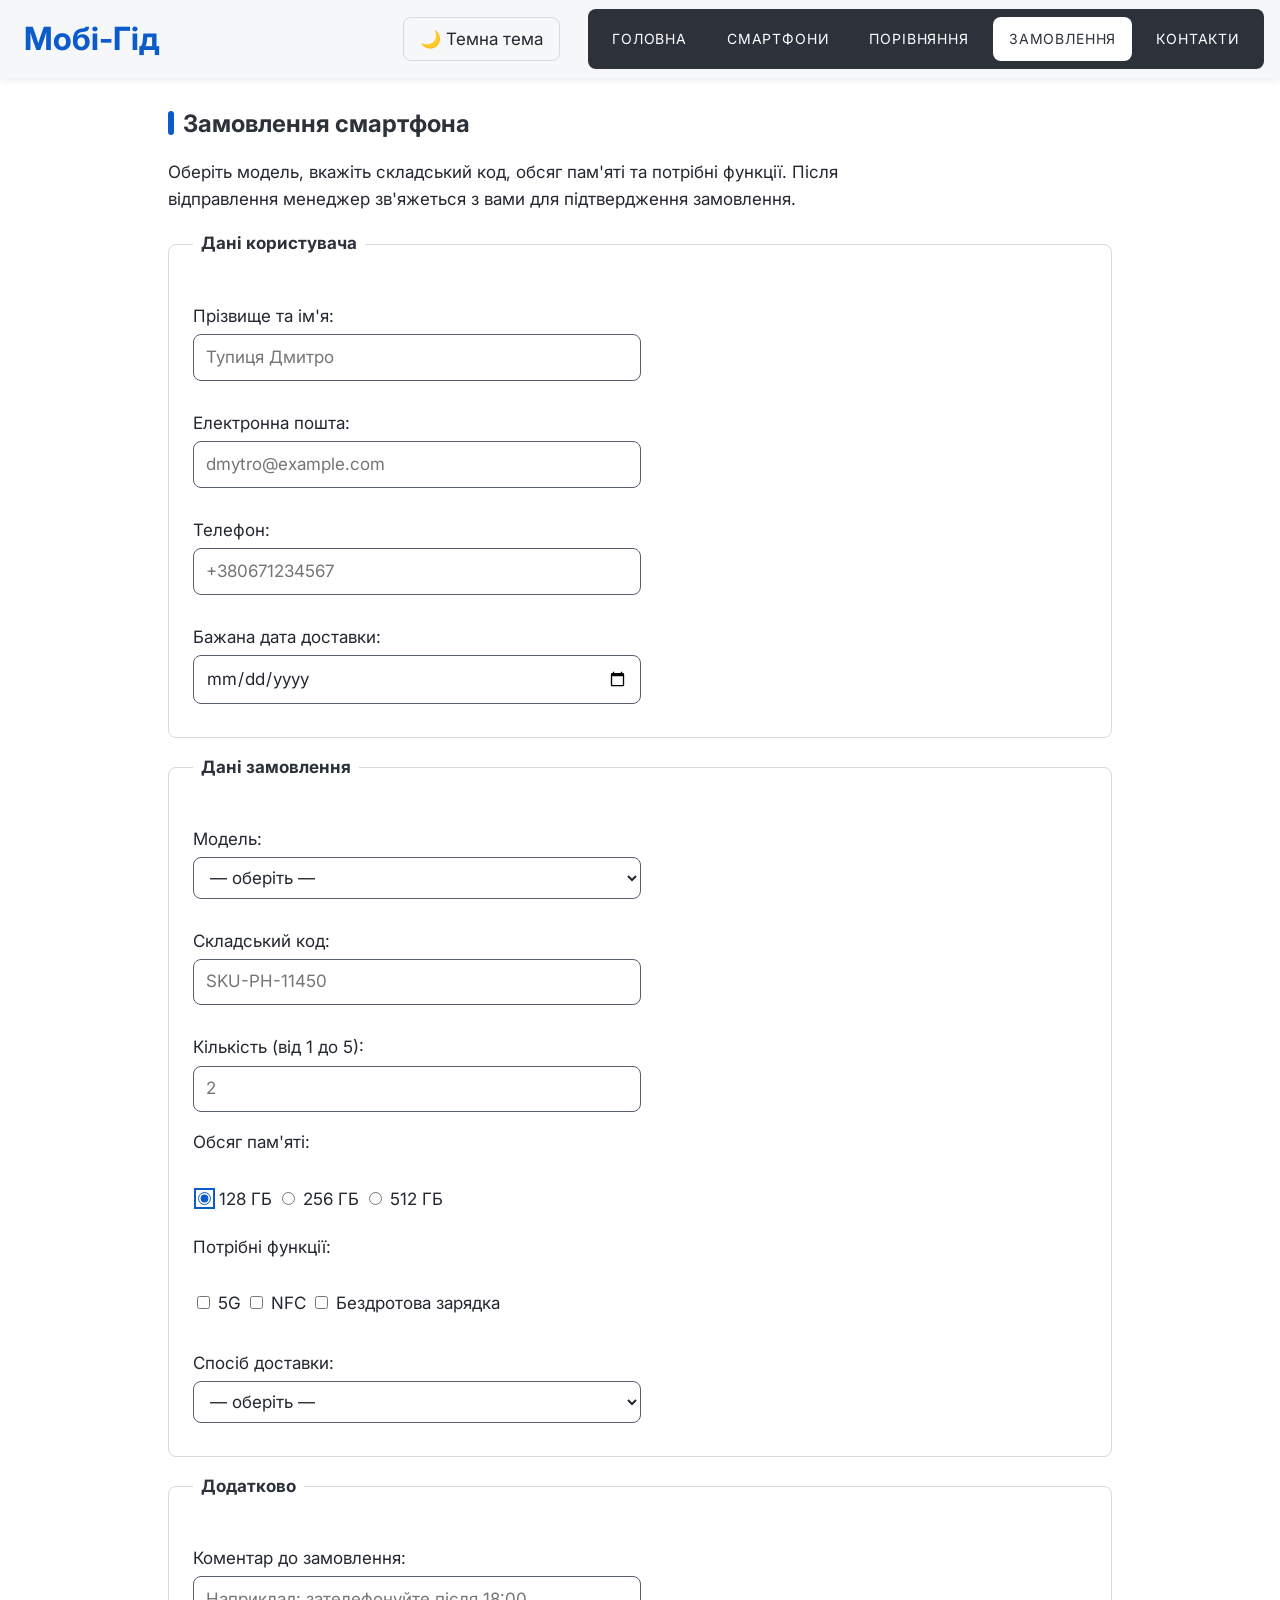
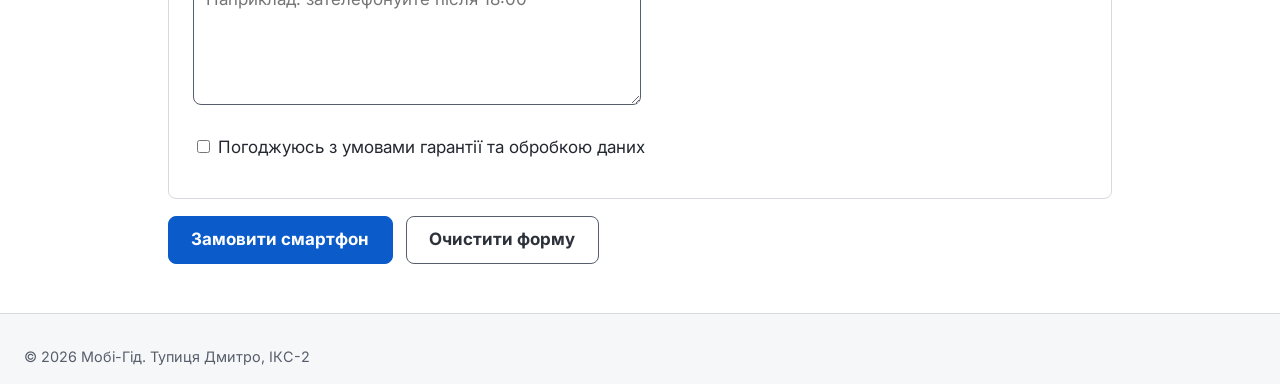
<file: form.html>
<!DOCTYPE html>
<html lang="uk">

<head>
    <meta charset="UTF-8">
    <meta name="viewport" content="width=device-width, initial-scale=1">
    <title>Замовлення смартфона — Мобі-Гід</title>
  <link rel="stylesheet" href="css/styles.css">
  <script src="js/app.js" defer></script>
</head>

<body>
    <header class="site-header" id="promo">
        <h1>Мобі-Гід</h1>
        <button id="theme" class="theme-toggle" type="button" aria-pressed="false">🌙 Темна тема</button>
        <button id="burger" class="burger" type="button" aria-expanded="false" aria-controls="menu">☰</button>
        <nav id="menu" class="menu" aria-label="Головне меню">
            <ul class="nav__list">
                <li><a href="index.html">Головна</a></li>
                <li><a href="catalog.html">Смартфони</a></li>
                <li><a href="#">Порівняння</a></li>
                <li><a class="current" href="form.html">Замовлення</a></li>
                <li><a href="#">Контакти</a></li>
            </ul>
        </nav>
    </header>

    <main>
        <h2>Замовлення смартфона</h2>
        <p>Оберіть модель, вкажіть складський код, обсяг пам'яті та потрібні функції.
            Після відправлення менеджер зв'яжеться з вами для підтвердження замовлення.</p>

        <form action="/submit" method="post" novalidate>
            <!-- method="post": форма створює замовлення, тому повторне надсилання
           по F5 не має відбуватися випадково, і дані не повинні лишатися в URL -->

            <fieldset>
                <legend>Дані користувача</legend>

                <p>
                    <label for="fullname">Прізвище та ім'я:</label><br>
                    <input type="text" id="fullname" name="fullname" placeholder="Тупиця Дмитро" required minlength="2"
                        maxlength="60" autocomplete="name"><span class="error" id="err-fullname"></span>
                </p>

                <p>
                    <label for="email">Електронна пошта:</label><br>
                    <input type="email" id="email" name="email" placeholder="dmytro@example.com" required
                        autocomplete="email"><span class="error" id="err-email"></span>
                </p>

                <p>
                    <label for="phone">Телефон:</label><br>
                    <!-- pattern="\+380[0-9]{9}"
               \+ — буквальний плюс (екранований, бо + у регулярці означає «один або більше»)
               380 — код України, три цифри підряд
               [0-9]{9} — рівно дев'ять цифр
               Разом: +380671234567 -->
                    <input type="tel" id="phone" name="phone" placeholder="+380671234567" required
                        pattern="\+380[0-9]{9}" title="Формат: +380 і ще 9 цифр, наприклад +380671234567"
                        autocomplete="tel"><span class="error" id="err-phone"></span>
                </p>

                <p>
                    <label for="delivery_date">Бажана дата доставки:</label><br>
                    <input type="date" id="delivery_date" name="delivery_date" required min="2026-09-01"
                        max="2027-06-30"><span class="error" id="err-delivery_date"></span>
                </p>
            </fieldset>

            <fieldset>
                <legend>Дані замовлення</legend>

                <p>
                    <label for="model">Модель:</label><br>
                    <select id="model" name="model" required>
                        <option value="">— оберіть —</option>
                        <option value="iphone15">iPhone 15</option>
                        <option value="iphone14">iPhone 14</option>
                        <option value="galaxy_s24">Galaxy S24</option>
                        <option value="galaxy_a55">Galaxy A55</option>
                    </select><span class="error" id="err-model"></span>
                </p>

                <p>
                    <label for="sku">Складський код:</label><br>
                    <!-- pattern="SKU-[A-Z]{2}-[0-9]{5}"
               SKU- — буквальний префікс і дефіс
               [A-Z]{2} — рівно дві великі латинські літери (група товару)
               - — буквальний дефіс
               [0-9]{5} — рівно п'ять цифр
               Разом: SKU-PH-11450 -->
                    <input type="text" id="sku" name="sku" placeholder="SKU-PH-11450" required
                        pattern="SKU-[A-Z]{2}-[0-9]{5}"
                        title="Формат: SKU-, дві великі латинські літери, дефіс і п'ять цифр, наприклад SKU-PH-11450"><span class="error" id="err-sku"></span>
                </p>

                <p>
                    <label for="quantity">Кількість (від 1 до 5):</label><br>
                    <input type="number" id="quantity" name="quantity" placeholder="2" min="1" max="5" step="1"
                        required><span class="error" id="err-quantity"></span>
                </p>

                <p>Обсяг пам'яті:</p>
                <p>
                    <input type="radio" id="storage128" name="storage" value="128" checked>
                    <label for="storage128">128 ГБ</label>
                    <input type="radio" id="storage256" name="storage" value="256">
                    <label for="storage256">256 ГБ</label>
                    <input type="radio" id="storage512" name="storage" value="512">
                    <label for="storage512">512 ГБ</label>
                </p>

                <p>Потрібні функції:</p>
                <p>
                    <input type="checkbox" id="feat5g" name="features" value="5g">
                    <label for="feat5g">5G</label>
                    <input type="checkbox" id="featnfc" name="features" value="nfc">
                    <label for="featnfc">NFC</label>
                    <input type="checkbox" id="featwireless" name="features" value="wireless_charging">
                    <label for="featwireless">Бездротова зарядка</label>
                </p>

                <p>
                    <label for="shipping">Спосіб доставки:</label><br>
                    <select id="shipping" name="shipping" required>
                        <option value="">— оберіть —</option>
                        <option value="nova_poshta">Нова пошта</option>
                        <option value="ukrposhta">Укрпошта</option>
                        <option value="pickup">Самовивіз</option>
                        <option value="courier">Кур'єр</option>
                    </select><span class="error" id="err-shipping"></span>
                </p>
            </fieldset>

            <fieldset>
                <legend>Додатково</legend>

                <p>
                    <label for="comment">Коментар до замовлення:</label><br>
                    <textarea id="comment" name="comment" rows="4" cols="40"
                        placeholder="Наприклад: зателефонуйте після 18:00" minlength="10" maxlength="500"></textarea><span class="error" id="err-comment"></span>
                </p>

                <p>
                    <input type="checkbox" id="agree" name="agree" value="yes" required>
                    <label for="agree">Погоджуюсь з умовами гарантії та обробкою даних</label>
                </p>
            </fieldset>

            <p>
                <button type="submit">Замовити смартфон</button>
                <button type="reset">Очистити форму</button>
            </p>
        </form>
    </main>

    <footer>
        <p>© 2026 Мобі-Гід. Тупиця Дмитро, ІКС-2</p>
    </footer>
<div id="toast" class="toast" hidden></div>
</body>

</html>
</file>
<file: css/styles.css>
/* ==========================================================
   Проєкт: «Мобі-Гід» — довідник смартфонів
   Варіант: 10 (Каталог мобільних телефонів)
   Автор: Тупиця Дмитро
   Дата: 14.10.2026
   ========================================================== */

@import url('https://fonts.googleapis.com/css2?family=Inter:wght@400;700&subset=cyrillic&display=swap');

/* Палітра «мінімалістична»: багато білого, графітовий текст, синій акцент.
   Шрифт Inter (є кирилиця), накреслення 400 і 700 — разом два. */
:root {
  --color-brand: hsl(220 14% 20%);
  --color-accent: hsl(215 90% 42%);
  --color-bg: hsl(0 0% 100%);
  --color-surface: hsl(215 20% 97%);
  --color-text: hsl(220 14% 16%);
  --color-muted: hsl(220 10% 38%);
  --color-on-brand: hsl(0 0% 100%);
  --color-border: hsl(215 14% 86%);
  --color-pill-bg: hsl(215 80% 95%);
  --color-valid: hsl(145 55% 32%);
  --color-valid-bg: hsl(145 45% 95%);
  --color-invalid: hsl(0 65% 42%);
  --color-invalid-bg: hsl(0 80% 96%);

  --font-body: "Inter", system-ui, "Segoe UI", Arial, sans-serif;
  --font-heading: "Inter", system-ui, "Segoe UI", Arial, sans-serif;
  --radius: 0.5rem;
  --radius-pill: 999px;
  --space: 1rem;
  --shadow: 0 2px 8px rgb(0 0 0 / 8%);
  --max-text: 65ch;
  --max-page: 62rem;
  --gap: 1.25rem;
  --min-col: 240px;
  --sidebar: 200px;
  --space-sm: 0.5rem;
  --space-lg: 1.5rem;
  --card-width: 16rem;
  --color-banner-from: hsl(215 90% 42%);
  --color-banner-to: hsl(220 14% 20%);
}

/* ---------- Базові стилі та типографіка ---------- */
*, *::before, *::after { box-sizing: border-box; }

/* max-width: 100% не дає зображенню бути ширшим за свій блок: без нього одна
   надто широка картинка розтягує сторінку й з'являється горизонтальна прокрутка;
   height: auto зберігає пропорції, коли ширина стискається. */
img, video, iframe {
  max-width: 100%;
  height: auto;
}

body {
  margin: 0;
  font-family: var(--font-body);
  font-size: 1.0625rem;
  line-height: 1.6;
  color: var(--color-text);
  background: var(--color-bg);
}

h1, h2, h3 {
  font-family: var(--font-heading);
  line-height: 1.2;
  font-weight: 700;
  color: var(--color-brand);
}
h1 { font-size: clamp(1.5rem, 1.1rem + 1.8vw, 2rem); }
h2 { font-size: clamp(1.25rem, 1rem + 1.1vw, 1.5rem); }
h3 { font-size: clamp(1.1rem, 1rem + 0.6vw, 1.25rem); }

p { max-width: var(--max-text); }
img { max-width: 100%; height: auto; }

/* ---------- Шапка, основний блок, футер ---------- */
header { background: var(--color-surface); }
header h1 { margin: 0; padding: 1.25rem 1.5rem; }

main {
  max-width: var(--max-page);
  margin: 0 auto;
  padding: calc(var(--space) * 2) 1.5rem;
}

footer {
  background: var(--color-surface);
  border-top: 1px solid var(--color-border);
  color: var(--color-muted);
  padding: var(--space) 1.5rem;
  font-size: 0.9rem;
}

/* ---------- Стани посилань у порядку LVHFA ---------- */
/* Порядок LVHFA критичний: правила мають однакову специфічність, тому
   перемагає пізніше; якщо поставити :hover перед :link, то :link, що
   збігається з усіма посиланнями, перекриє :hover і ефект зникне. */
a:link { color: var(--color-accent); }
a:visited { color: var(--color-brand); }
a:hover { color: var(--color-brand); text-decoration-thickness: 2px; }
a:focus-visible { outline: 3px solid var(--color-accent); outline-offset: 2px; }
a:active { color: var(--color-muted); }


/* ---------- Обов'язковий набір селекторів ---------- */
/* [Псевдоклас :first-child + комбінатор «дитина» >]
   Перший дочірній елемент <main> — без верхнього відступу. */
main > :first-child { margin-top: 0; }

/* [Псевдоклас :last-child]
   Останній абзац футера — без нижнього відступу. */
footer p:last-child { margin-bottom: 0; }

/* [Псевдоклас :not() + :last-child + комбінатор «нащадок» (пробіл)]
   Усі пункти списків усередині <main>, крім останнього, отримують відступ. */
main li:not(:last-child) { margin-bottom: 0.35rem; }

/* [Комбінатор сусіда +]
   Абзац, що йде одразу після <h2>, — без верхнього відступу. */
h2 + p { margin-top: 0; }

/* [Атрибутний селектор + псевдоелемент ::after]
   Зовнішні посилання (href починається з http) отримують стрілку ↗. */
a[href^="http"]::after { content: " \2197"; font-size: 0.85em; }

/* [Псевдоелемент ::before] Декоративна синя смужка перед заголовками h2. */
main h2::before {
  content: "";
  display: inline-flex;
  width: 0.35rem;
  height: 1em;
  margin-right: 0.6rem;
  background: var(--color-accent);
  border-radius: var(--radius-pill);
  vertical-align: -0.1em;
}

/* [Псевдоелемент ::marker] Маркери списків у <main> — акцентного кольору. */
main ul li::marker { color: var(--color-accent); }

/* ---------- details / summary ---------- */
details {
  background: var(--color-surface);
  border: 1px solid var(--color-border);
  border-radius: var(--radius);
  padding: 0.5rem 1rem;
  margin-bottom: 0.75rem;
}
summary { cursor: pointer; font-weight: 700; color: var(--color-brand); }

/* ---------- «Пігулки» функцій (5G, NFC, IP68) ---------- */
.pill {
  display: inline-flex;
  padding: 0.15rem 0.7rem;
  border: 1px solid var(--color-accent);
  border-radius: var(--radius-pill);
  background: var(--color-pill-bg);
  color: var(--color-accent);
  font-size: 0.8125rem;
  font-weight: 700;
  line-height: 1.4;
}
/* [Комбінатор сусіда +] Друга й наступні «пігулки» поспіль — із відступом зліва. */
.pill + .pill { margin-left: 0.35rem; }

/* ---------- Таблиця каталогу (LR2) ---------- */
/* Широка таблиця прокручується всередині власного контейнера, а не сторінки */
.table-wrap { overflow-x: auto; }
.table-wrap table { min-width: 32rem; }

table {
  width: 100%;
  border-collapse: collapse;
  margin: var(--space) 0 calc(var(--space) * 2);
  /* Запасне значення: якщо змінну --shadow не оголошено (або видалено з :root),
     браузер візьме друге значення після коми; без нього тінь просто зникла б. */
  box-shadow: var(--shadow, 0 2px 8px rgb(0 0 0 / 10%));
}

caption {
  caption-side: top;
  text-align: left;
  font-weight: 700;
  color: var(--color-brand);
  padding-bottom: 0.5rem;
}

th, td {
  border: 1px solid var(--color-border);
  padding: 0.6rem 0.85rem;
  text-align: left;
}

thead th { background: var(--color-brand); color: var(--color-on-brand); }

/* Числові колонки (3–5: рік, екран, акумулятор) — праворуч */
th:nth-child(n+3), td:nth-child(n+3) { text-align: right; }

/* Зебра. Формула an+b: even дорівнює 2n, тобто n = 0, 1, 2, 3…
   дає 0, 2, 4, 6… — обираються 2-й, 4-й, 6-й рядки тіла таблиці
   (кожен другий, починаючи з другого). Варіант odd (2n+1) обрав би 1-й, 3-й, 5-й. */
tbody tr:nth-child(even) { background: var(--color-surface); }

/* Підсвітка під курсором: стоїть після зебри, бо специфічність однакова */
tbody tr:hover { background: var(--color-pill-bg); }

/* ---------- Форма замовлення (LR3) ---------- */
form fieldset {
  border: 1px solid var(--color-border);
  border-radius: var(--radius);
  margin: 0 0 var(--space);
  padding: var(--space) calc(var(--space) * 1.5);
}
legend { font-weight: 700; color: var(--color-brand); padding: 0 0.5rem; }

label { display: inline-flex; margin: 0.75rem 0 0.25rem; }

/* Поля однакової ширини (крім радіо, чекбоксів і кнопок) */
form input:not([type="radio"], [type="checkbox"], [type="submit"], [type="reset"]),
form select,
form textarea {
  display: block;
  width: 100%;
  max-width: 28rem;
  padding: 0.55rem 0.75rem;
  font: inherit;
  color: var(--color-text);
  background: var(--color-bg);
  border: 1px solid var(--color-muted);
  border-radius: var(--radius);
}

input[type="radio"], input[type="checkbox"] { accent-color: var(--color-accent); }

/* Стани полів. Чому :focus:invalid, а не просто :invalid: порожні обов'язкові
   поля є :invalid одразу після завантаження, тож без :focus уся сторінка
   стала б червоною до того, як користувач щось ввів. З :focus підсвічується
   лише те поле, у якому зараз друкують. */
input:focus:invalid, select:focus:invalid, textarea:focus:invalid {
  border-color: var(--color-invalid);
  background: var(--color-invalid-bg);
  outline: 2px solid var(--color-invalid);
}
input:focus:valid, select:focus:valid, textarea:focus:valid {
  border-color: var(--color-valid);
  background: var(--color-valid-bg);
  outline: 2px solid var(--color-valid);
}

/* [Псевдоклас :checked] Позначені радіо й чекбокси отримують обведення. */
input[type="radio"]:checked, input[type="checkbox"]:checked {
  outline: 2px solid var(--color-accent);
  outline-offset: 2px;
}

/* [Псевдоклас :disabled] Вимкнені поля виглядають приглушено. */
input:disabled, select:disabled, textarea:disabled {
  background: var(--color-surface);
  color: var(--color-muted);
  cursor: not-allowed;
}

/* Позначка обов'язкових полів псевдоелементом ::after: зірочка після підпису.
   Перший селектор — поле одразу після label, другий — поле всередині label. */
label:has(+ :required)::after,
label:has(:required)::after {
  content: " *";
  color: var(--color-invalid);
}

/* Кнопки різняться атрибутним селектором за type, без доданих класів */
button, input[type="submit"], input[type="reset"] {
  padding: 0.6rem 1.4rem;
  font: inherit;
  font-weight: 700;
  border-radius: var(--radius);
  cursor: pointer;
  margin-right: 0.5rem;
}
button[type="submit"], input[type="submit"] {
  background: var(--color-accent);
  color: var(--color-on-brand);
  border: 1px solid var(--color-accent);
}
button[type="submit"]:hover, input[type="submit"]:hover {
  background: var(--color-brand);
  border-color: var(--color-brand);
}
button[type="reset"], input[type="reset"] {
  background: var(--color-bg);
  color: var(--color-brand);
  border: 1px solid var(--color-muted);
}

/* --- Демонстрація специфічності ---
   Елемент: заголовок h1 у шапці (<header class="site-header" id="promo">).
   Претенденти на колір заголовка:
   h1                → (0,0,1)
   .site-header h1   → (0,1,1)
   #promo h1         → (1,0,1)  ← перемагає
   Трійки (a,b,c) порівнюємо зліва направо, як номер версії:
   a — кількість id, b — класів/атрибутів/псевдокласів, c — елементів.
   У #promo h1 одиниця в першій колонці, тому решта вже не має значення.
   Скільки б класів я не додав, вони не наздоженуть один id —
   саме тому id для стилів не використовують.
*/
/* h1 { color: var(--color-text); } */
/* .site-header h1 { color: var(--color-muted); } */
#promo h1 { color: var(--color-accent); }

/* Inline-стиль: <h1 style="color: var(--color-muted)">
   Він має специфічність (1,0,0,0) — вищу за будь-який селектор у цьому файлі,
   тому переміг би всі три правила. Це поганий спосіб виграти: стиль змішується
   з розміткою, його не можна перевизначити зі styles.css інакше, ніж зробивши ще специфічніший селектор
   і не можна перевикористати на інших елементах. */

/* ---------- ЛР5: банер із градієнтом ---------- */
/* position: relative робить банер точкою відліку для абсолютного ::after;
   overflow: hidden обрізає частину кола, що виступає за межі банера. */
.banner {
  position: relative;
  overflow: hidden;
  margin-bottom: 2rem;
  padding: 2.5rem 2rem;
  border-radius: var(--radius);
  background: linear-gradient(135deg, var(--color-banner-from), var(--color-banner-to));
  color: var(--color-on-brand);
}
.banner h2 { margin-top: 0; color: var(--color-on-brand); }
.banner h2::before { display: none; }
.banner::after {
  content: "";
  position: absolute;
  top: -3rem;
  right: -3rem;
  width: 12rem;
  height: 12rem;
  border: 2rem solid var(--color-on-brand);
  border-radius: 50%;
  opacity: 0.12;
}

/* ===== Адаптив (mobile-first) =====
   база              — телефон,  ≤ 767px
   min-width: 768px  — планшет, 768–1023px
   min-width: 1024px — десктоп, ≥ 1024px
   Медіазапити лише через min-width і лежать поруч зі своїм компонентом.
*/

/* ---------- ЛР5: картки смартфонів ---------- */
.cards {
  display: grid;
  grid-template-columns: repeat(auto-fit, minmax(var(--min-col), 1fr));
  gap: var(--gap);
  margin: var(--space) 0 calc(var(--space) * 2);
}

/* Число колонок каталогу міняємо значенням --min-col, а не repeat(N, 1fr) */
@media (min-width: 768px) {
  .cards { --min-col: 220px; }
}
@media (min-width: 1024px) {
  .cards { --min-col: 200px; }
}

/* position: relative — бейдж відраховується від кутів картки;
   overflow: hidden — фото обрізається по заокруглених кутах. */
.card {
  position: relative;
  overflow: hidden;
  display: flex;
  flex-direction: column;
  background: var(--color-bg);
  border: 1px solid var(--color-border);
  border-radius: var(--radius);
  box-shadow: var(--shadow, 0 2px 8px rgb(0 0 0 / 10%));
}

/* Вертикальні пропорції 3:4; object-fit: cover заповнює область без спотворень */
.card img {
  display: block;
  width: 100%;
  aspect-ratio: 3 / 4;
  object-fit: cover;
  object-position: center top;
}

.card-body { padding: var(--space); }
.card p { margin: 0 0 0.25rem; }
.card-brand { color: var(--color-muted); }
.card-sku { font-size: 0.875rem; color: var(--color-muted); }

/* Довга назва моделі обрізається трьома крапками */
.card h3 {
  margin: 0 0 0.25rem;
  font-size: 1.1rem;
  white-space: nowrap;
  overflow: hidden;
  text-overflow: ellipsis;
}

/* Бейдж «Новинка» у правому верхньому куті картки */
.badge {
  position: absolute;
  top: 0.75rem;
  right: 0.75rem;
  z-index: 1;
  padding: 0.2rem 0.65rem;
  border-radius: var(--radius-pill);
  background: var(--color-accent);
  color: var(--color-on-brand);
  font-size: 0.8125rem;
  font-weight: 700;
}

/* ---------- ЛР5: липка шапка ---------- */
/* sticky + top: 0 — шапка разом із меню лишається вгорі під час прокручування;
   z-index: 100 тримає її над картками та бейджами. */
.site-header {
  position: sticky;
  top: 0;
  z-index: 100;
  box-shadow: var(--shadow, 0 2px 8px rgb(0 0 0 / 10%));
}

/* ---------- ЛР5: схлопування відступів ---------- */
.box {
  padding: 1rem;
  background: var(--color-pill-bg);
  border: 1px solid var(--color-border);
}
.box-a { margin-bottom: 2rem; }
.box-b { margin-top: 1rem; }
/* Звичайний потік: відстань між A і B = 2rem (більший із відступів).
   Flex-контейнер: відступи не схлопуються, відстань = 2rem + 1rem = 3rem. */
.stack-flex { display: flex; flex-direction: column; }

/* ---------- LR6: нутрощі картки на Flexbox ---------- */
/* margin-top: auto віддає блоку весь вільний простір над ним: так само, як
   margin: 0 auto віддає весь вільний простір бічним відступам і центрує блок,
   тут увесь залишок висоти картки опиняється зверху, а рядок дій — унизу. */
.card__actions {
  display: flex;
  gap: var(--space-sm);
  margin-top: auto;
  padding: 0 var(--space) var(--space);
}
.card__action,
.card__actions button {
  flex: 1;
  margin: 0;
  padding: var(--space-sm) var(--space);
  border: 1px solid var(--color-accent);
  border-radius: var(--radius);
  font-weight: 700;
  text-align: center;
}
.card__action:link,
.card__action:visited {
  background: var(--color-accent);
  color: var(--color-on-brand);
  text-decoration: none;
}
.card__action:hover { background: var(--color-brand); color: var(--color-on-brand); }
.card__actions button {
  background: var(--color-bg);
  color: var(--color-brand);
  border-color: var(--color-muted);
}

/* ---------- Шапка й меню: mobile-first ---------- */
/* База — телефон: назва сайту, кнопка теми й кнопка-бургер; саме меню приховане, доки
   JavaScript (функція setMenu) не додасть йому клас .open. На телефоні шапка не липка. */
.site-header {
  display: flex;
  flex-wrap: wrap;
  align-items: center;
  justify-content: space-between;
  gap: var(--gap);
}
.theme-toggle,
.burger {
  min-height: 2.75rem;
  padding: 0 var(--space);
  border: 1px solid var(--color-border);
  border-radius: var(--radius);
  background: var(--color-surface);
  color: var(--color-text);
  font: inherit;
  cursor: pointer;
}
.theme-toggle { margin-left: auto; }
.burger {
  margin-right: var(--space);
  border-color: var(--color-accent);
  background: var(--color-accent);
  color: var(--color-on-brand);
  font-size: 1.25rem;
}
.theme-toggle:hover { background: var(--color-pill-bg); }
.burger:hover { border-color: var(--color-brand); background: var(--color-brand); }
.theme-toggle:focus-visible,
.burger:focus-visible { outline: 3px solid var(--color-accent); outline-offset: 2px; }

.site-header nav {
  flex: 1 1 100%;
  margin: 0 var(--space) var(--space);
  background: var(--color-brand);
  border-radius: var(--radius);
}
.menu { display: none; }
.menu.open { display: flex; }
.site-header .nav__list {
  display: flex;
  flex: 1;
  flex-direction: column;
  gap: var(--space-sm);
  margin: 0;
  padding: var(--space-sm);
  list-style: none;
}
/* Пункти на всю ширину, заввишки не менше 44px (2.75rem): мінімум для пальця */
.site-header nav a {
  display: flex;
  align-items: center;
  min-height: 2.75rem;
  padding: 0 var(--space);
  border-radius: var(--radius);
  text-transform: uppercase;
  letter-spacing: 0.06em;
  font-size: 0.875rem;
}
.site-header nav a:link,
.site-header nav a:visited { color: var(--color-on-brand); text-decoration: none; }
.site-header nav a:hover { background: var(--color-accent); color: var(--color-on-brand); }
.site-header nav a:focus-visible { outline-color: var(--color-on-brand); }
/* Поточна сторінка: стоїть після :hover, щоб виграти за порядком */
.site-header nav a.current { background: var(--color-bg); color: var(--color-brand); }

/* Планшет і далі: бургер зникає, меню видно завжди горизонтальним рядом, шапка липка */
@media (min-width: 768px) {
  .site-header {
    position: sticky;
    top: 0;
    z-index: 100;
    box-shadow: var(--shadow, 0 2px 8px rgb(0 0 0 / 10%));
  }
  .burger { display: none; }
  .site-header nav { flex: 0 1 auto; margin: 0 var(--space) 0 0; }
  .menu { display: flex; }
  .site-header .nav__list { flex: 0 1 auto; flex-direction: row; flex-wrap: wrap; }
}

/* ---------- Макет сторінки: mobile-first ---------- */
/* База — телефон: одна колонка, порядок зон nav → main → side → foot.
   <header> лишається за межами .layout, щоб шапка могла бути липкою. */
.layout {
  display: grid;
  grid-template-columns: 1fr;
  grid-template-areas:
    "nav"
    "main"
    "side"
    "foot";
  grid-template-rows: auto 1fr auto auto;   /* росте main, тому футер унизу */
  gap: var(--gap);
  width: min(100%, 1200px);
  margin: 0 auto;
  padding: var(--space-lg) var(--space);
}
.layout__nav    { grid-area: nav; }
.layout__main   { grid-area: main; }
.layout__aside  { grid-area: side; }
.layout__footer { grid-area: foot; }

/* Дозволяє колонці 1fr стискатися, коли всередині широкий вміст */
.layout > * { min-width: 0; }

/* Глобальні відступи main у макеті не потрібні: ними керує сітка */
.layout__main { max-width: none; margin: 0; padding: 0; }

.layout__nav,
.layout__aside {
  align-self: start;
  padding: var(--space);
  background: var(--color-surface);
  border: 1px solid var(--color-border);
  border-radius: var(--radius);
}
.layout__nav h2,
.layout__aside h2 { margin-top: 0; font-size: 1.1rem; }
.layout__nav ul,
.layout__aside ul {
  display: flex;
  flex-direction: column;
  gap: var(--space-sm);
  margin: 0;
  padding: 0;
  list-style: none;
}
.layout__aside label {
  align-items: center;
  gap: var(--space-sm);
  margin: 0;
}

/* Планшет: дві колонки, рубрики горизонтальним рядом над ними */
@media (min-width: 768px) {
  .layout {
    grid-template-columns: 2fr 1fr;
    grid-template-areas:
      "nav  nav"
      "main side"
      "foot foot";
    grid-template-rows: auto 1fr auto;
  }
  .layout__nav ul { flex-direction: row; flex-wrap: wrap; }
}

/* Десктоп: рівно та схема, що була в ЛР6 */
@media (min-width: 1024px) {
  .layout {
    grid-template-columns: var(--sidebar) 1fr var(--sidebar);
    grid-template-areas:
      "nav  main side"
      "foot foot foot";
    grid-template-rows: 1fr auto;
  }
  .layout__nav ul { flex-direction: column; }
}

/* ---------- LR6: притиснутий футер ---------- */
body {
  display: flex;
  flex-direction: column;
  min-height: 100vh;
}
/* Росте сам макет (flex: 1), а не висота через height: 100%: у flex-колонці
   flex: 1 віддає макету весь вільний простір між шапкою й низом вікна, тоді
   як height: 100% не знає висоти батька з min-height і нічого не розтягує. */
.layout { flex: 1; }   /* рядки сітки задано в блоці макета, по брейкпоінтах */
main { flex: 1; width: 100%; }                        /* на form.html, де .layout немає */

/* ---------- LR6: модальне вікно <dialog> ---------- */
/* z-index тут не потрібен: showModal() виводить вікно у «верхній шар» браузера
   (top layer), який малюється над усім документом, а липка шапка з LR5 була
   звичайним елементом сторінки й мусила обганяти картки за порядком накладання. */
dialog {
  width: min(90%, 420px);
  padding: var(--space-lg);
  border: none;
  border-radius: var(--radius);
  background: var(--color-surface);
  color: var(--color-text);
  box-shadow: 0 12px 28px rgb(0 0 0 / 35%);
}
dialog::backdrop { background: rgb(0 0 0 / 55%); }
dialog h2 { margin-top: 0; }
dialog button {
  padding: var(--space-sm) var(--space);
  border: 1px solid var(--color-accent);
  border-radius: var(--radius);
  background: var(--color-accent);
  color: var(--color-on-brand);
  font-weight: 700;
}
/* Поки вікно відкрите, сторінка позаду не прокручується */
body:has(dialog[open]) { overflow: hidden; }

/* ---------- LR7: анімація появи модалки ---------- */
@keyframes fade {
  from { opacity: 0; }
  to   { opacity: 1; }
}
@keyframes pop {
  from { opacity: 0; transform: translateY(24px) scale(0.96); }
  to   { opacity: 1; transform: translateY(0) scale(1); }
}
/* both = backwards + forwards: до старту блок стоїть у першому кадрі, а після
   завершення лишається в останньому. Без нього за наявності затримки блок на мить
   показався б у звичайному вигляді, а після кінця стрибком повернувся б до стилів
   поза анімацією. Тло з'являється швидше (200ms), саме вікно «доганяє» (280ms). */
dialog[open] { animation: pop 280ms ease-out both; }
dialog[open]::backdrop { animation: fade 200ms ease-out both; }

/* ---------- LR7: індикатор завантаження (заготовка для LR10) ---------- */
.loader {
  display: flex;
  align-items: center;
  gap: var(--space-sm);
  margin: var(--space) 0;
}
.loader p { margin: 0; }
/* display: flex перебиває UA-правило [hidden], тому приховування повертаємо явно */
.loader[hidden] { display: none; }

.spinner {
  flex-shrink: 0;
  width: 48px;
  height: 48px;
  border: 6px solid var(--color-surface);
  border-top-color: var(--color-accent);
  border-radius: 50%;
  /* linear дає сталу швидкість обертання; з ease коло розганялося б і гальмувало
     в кожному обороті, тож спінер виглядав би таким, що смикається й підвисає. */
  animation: spin 900ms linear infinite;
}
@keyframes spin {
  to { transform: rotate(360deg); }
}

/* ---------- LR7: повага до prefers-reduced-motion ---------- */
@media (prefers-reduced-motion: reduce) {
  *, *::before, *::after {
    animation-duration: 0.01ms !important;
    animation-iteration-count: 1 !important;
    transition-duration: 0.01ms !important;
    scroll-behavior: auto !important;
  }
}
/* Тонше правило: замість руху лишаємо безпечний відгук — зміну кольору */
@media (prefers-reduced-motion: reduce) {
  .card:hover,
  .card:focus-within {
    transform: none;
    background: var(--color-surface);
  }
  .card:hover .card__img,
  .card:focus-within .card__img { transform: none; }
}

/* ---------- LR9: модифікатор бейджа (стан «старша модель») ---------- */
.badge--old { background: var(--color-muted); }

/* ---------- LR9: панель пошуку й фільтрів ---------- */
.controls {
  display: flex;
  flex-wrap: wrap;
  align-items: center;
  gap: var(--space-sm);
  margin-bottom: var(--space);
}
.controls label { margin: 0; }
.controls input[type="search"],
.controls select {
  padding: var(--space-sm) var(--space);
  border: 1px solid var(--color-muted);
  border-radius: var(--radius);
  background: var(--color-bg);
  color: var(--color-text);
  font: inherit;
}
.empty {
  padding: var(--space);
  background: var(--color-surface);
  border-radius: var(--radius);
}
.empty[hidden] { display: none; }

/* ---------- LR9: помилки форми, квитанція, тост ---------- */
.error {
  display: block;
  color: var(--color-invalid);
  font-size: 0.875rem;
}
.error:empty { display: none; }

/* Клас .invalid ставить JavaScript; правила стоять після базових полів форми й перемагають їх за порядком */
form input.invalid,
form select.invalid,
form textarea.invalid {
  border-color: var(--color-invalid);
  background: var(--color-invalid-bg);
}
form input[type="radio"].invalid,
form input[type="checkbox"].invalid { outline: 2px solid var(--color-invalid); }

.receipt {
  margin-top: var(--space-lg);
  padding: var(--space);
  background: var(--color-valid-bg);
  border: 1px solid var(--color-valid);
  border-radius: var(--radius);
}
.receipt p { margin: 0 0 var(--space-sm); }

.toast {
  position: fixed;
  right: var(--space);
  bottom: var(--space);
  z-index: 200;
  max-width: min(90%, 22rem);
  padding: var(--space-sm) var(--space);
  background: var(--color-brand);
  color: var(--color-on-brand);
  border-radius: var(--radius);
  box-shadow: var(--shadow, 0 2px 8px rgb(0 0 0 / 10%));
  animation: fade 200ms ease-out both;
}
.toast[hidden] { display: none; }

/* ---------- LR9: темна тема ---------- */
/* Перевизначаються лише значення змінних палітри. У темній темі brand стає світлим, а on-brand темним:
   так заголовки лишаються читабельними, а меню, кнопки й бейджі зберігають контраст. */
@media (prefers-color-scheme: dark) {
  :root {
    color-scheme: dark;
    --color-brand: hsl(220 20% 88%);
    --color-accent: hsl(215 90% 66%);
    --color-bg: hsl(220 14% 10%);
    --color-surface: hsl(220 14% 15%);
    --color-text: hsl(220 14% 90%);
    --color-muted: hsl(220 10% 70%);
    --color-on-brand: hsl(220 14% 10%);
    --color-border: hsl(220 12% 28%);
    --color-pill-bg: hsl(215 40% 22%);
    --color-valid: hsl(145 55% 60%);
    --color-valid-bg: hsl(145 30% 17%);
    --color-invalid: hsl(0 85% 72%);
    --color-invalid-bg: hsl(0 40% 20%);
    --color-banner-from: hsl(215 90% 66%);
    --color-banner-to: hsl(215 70% 82%);
  }
}

/* Класи-перебивачі на <html> мають вищу специфічність, ніж :root у медіазапиті, тому
   виграють незалежно від системної схеми: користувач може вибрати будь-яку тему сам. */
:root.dark-theme {
  color-scheme: dark;
  --color-brand: hsl(220 20% 88%);
  --color-accent: hsl(215 90% 66%);
  --color-bg: hsl(220 14% 10%);
  --color-surface: hsl(220 14% 15%);
  --color-text: hsl(220 14% 90%);
  --color-muted: hsl(220 10% 70%);
  --color-on-brand: hsl(220 14% 10%);
  --color-border: hsl(220 12% 28%);
  --color-pill-bg: hsl(215 40% 22%);
  --color-valid: hsl(145 55% 60%);
  --color-valid-bg: hsl(145 30% 17%);
  --color-invalid: hsl(0 85% 72%);
  --color-invalid-bg: hsl(0 40% 20%);
  --color-banner-from: hsl(215 90% 66%);
  --color-banner-to: hsl(215 70% 82%);
}
:root.light-theme {
  color-scheme: light;
  --color-brand: hsl(220 14% 20%);
  --color-accent: hsl(215 90% 42%);
  --color-bg: hsl(0 0% 100%);
  --color-surface: hsl(215 20% 97%);
  --color-text: hsl(220 14% 16%);
  --color-muted: hsl(220 10% 38%);
  --color-on-brand: hsl(0 0% 100%);
  --color-border: hsl(215 14% 86%);
  --color-pill-bg: hsl(215 80% 95%);
  --color-valid: hsl(145 55% 32%);
  --color-valid-bg: hsl(145 45% 95%);
  --color-invalid: hsl(0 65% 42%);
  --color-invalid-bg: hsl(0 80% 96%);
  --color-banner-from: hsl(215 90% 42%);
  --color-banner-to: hsl(220 14% 20%);
}

/* ---------- LR10: повідомлення про помилку завантаження ---------- */
.load-error {
  padding: var(--space);
  background: var(--color-invalid-bg);
  color: var(--color-invalid);
  border: 1px solid var(--color-invalid);
  border-radius: var(--radius);
}
.load-error[hidden] { display: none; }

/* ---------- LR10: модалка з деталізацією ---------- */
dialog {
  width: min(92%, 40rem);
  max-height: 90vh;
  overflow-y: auto;
}
dialog h3 { margin: var(--space) 0 var(--space-sm); font-size: 1.1rem; }

/* Пари «підпис — значення» */
.kv {
  display: grid;
  grid-template-columns: max-content 1fr;
  gap: var(--space-sm) var(--space);
  margin: 0 0 var(--space);
}
.kv dt { color: var(--color-muted); font-weight: 700; }
.kv dd { margin: 0; }

/* Списки значень (датчики, варіанти пам'яті) і «пігулки» функцій */
.chips {
  display: flex;
  flex-wrap: wrap;
  gap: var(--space-sm);
  margin: 0;
  padding: 0;
  list-style: none;
}
.chips li {
  padding: 0.15rem 0.7rem;
  border: 1px solid var(--color-border);
  border-radius: var(--radius-pill);
  background: var(--color-surface);
}
.pills { display: flex; flex-wrap: wrap; gap: var(--space-sm); }
.pills .pill + .pill { margin-left: 0; }
.muted { color: var(--color-muted); }

/* Таблиця характеристик у модалці вужча, ніж таблиця каталогу, тож мінімальну ширину скидаємо */
.table-wrap .specs-table { min-width: 0; }

/* ---------- LR10: лічильник і підсумок каталогу ---------- */
.count { margin: 0 0 var(--space-sm); font-weight: 700; }
.summary { margin: 0 0 var(--space); color: var(--color-muted); }

/* ---------- LR10: кнопка «Порівняти» ---------- */
/* Рядок дій тепер може переноситись: дві кнопки в вузькій картці не стискаються до нечитабельних */
.card__actions { flex-wrap: wrap; }
.card__actions .card__action,
.card__actions .fav { flex: 1 1 6.5rem; }
.card__actions .fav[aria-pressed="true"] {
  background: var(--color-pill-bg);
  border-color: var(--color-accent);
  color: var(--color-accent);
}
</file>
